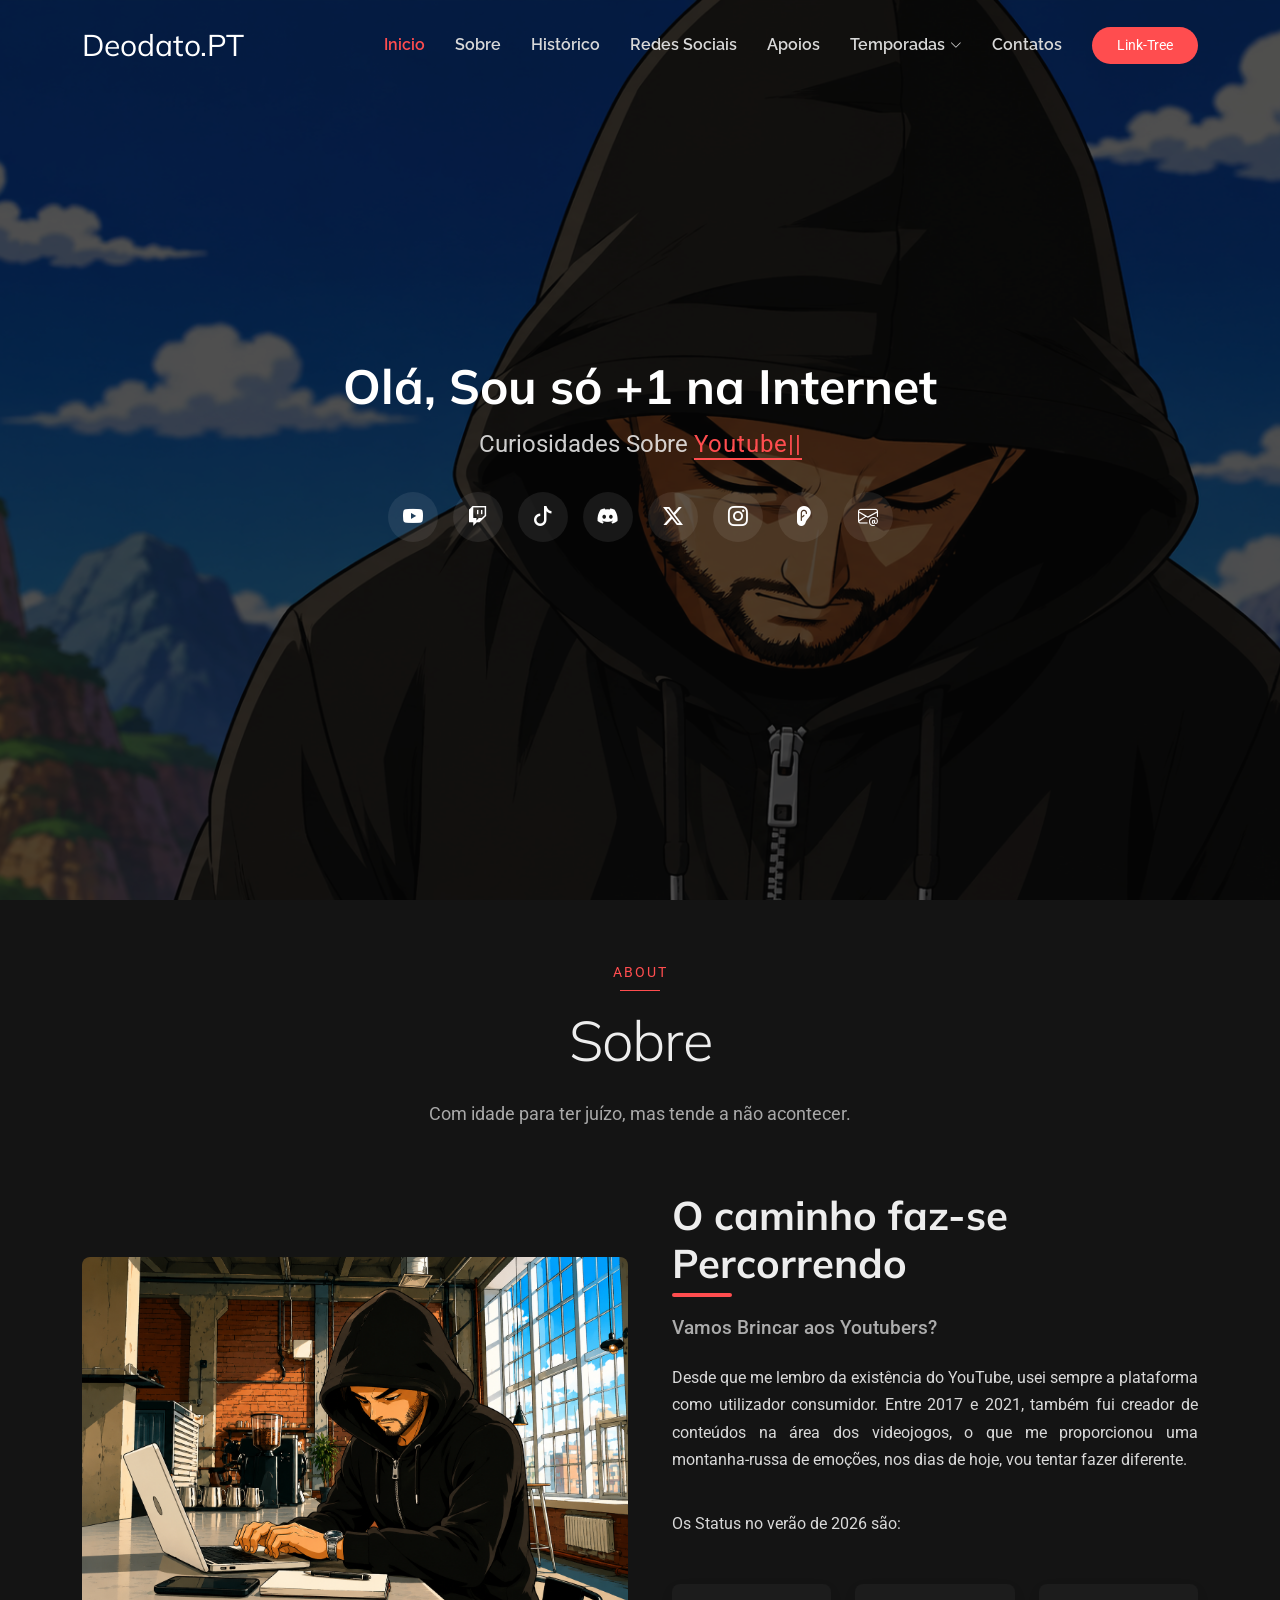
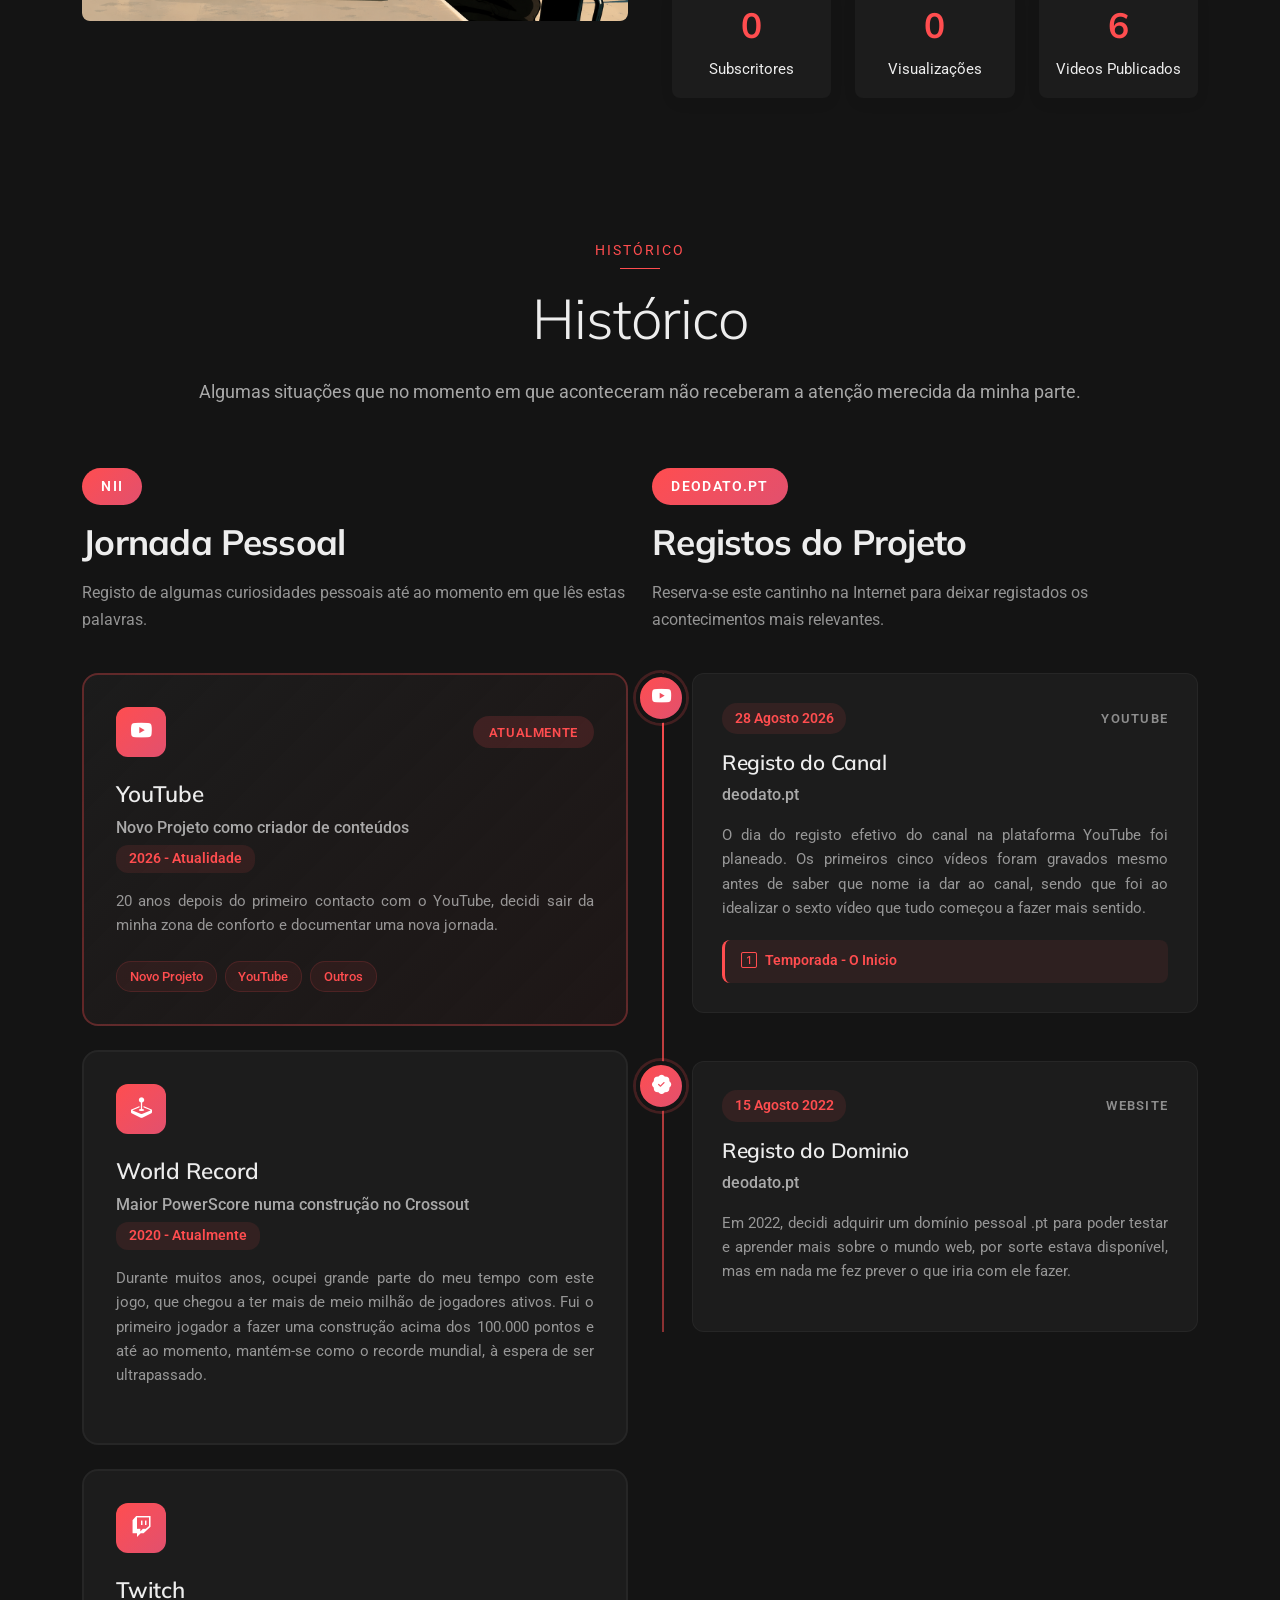
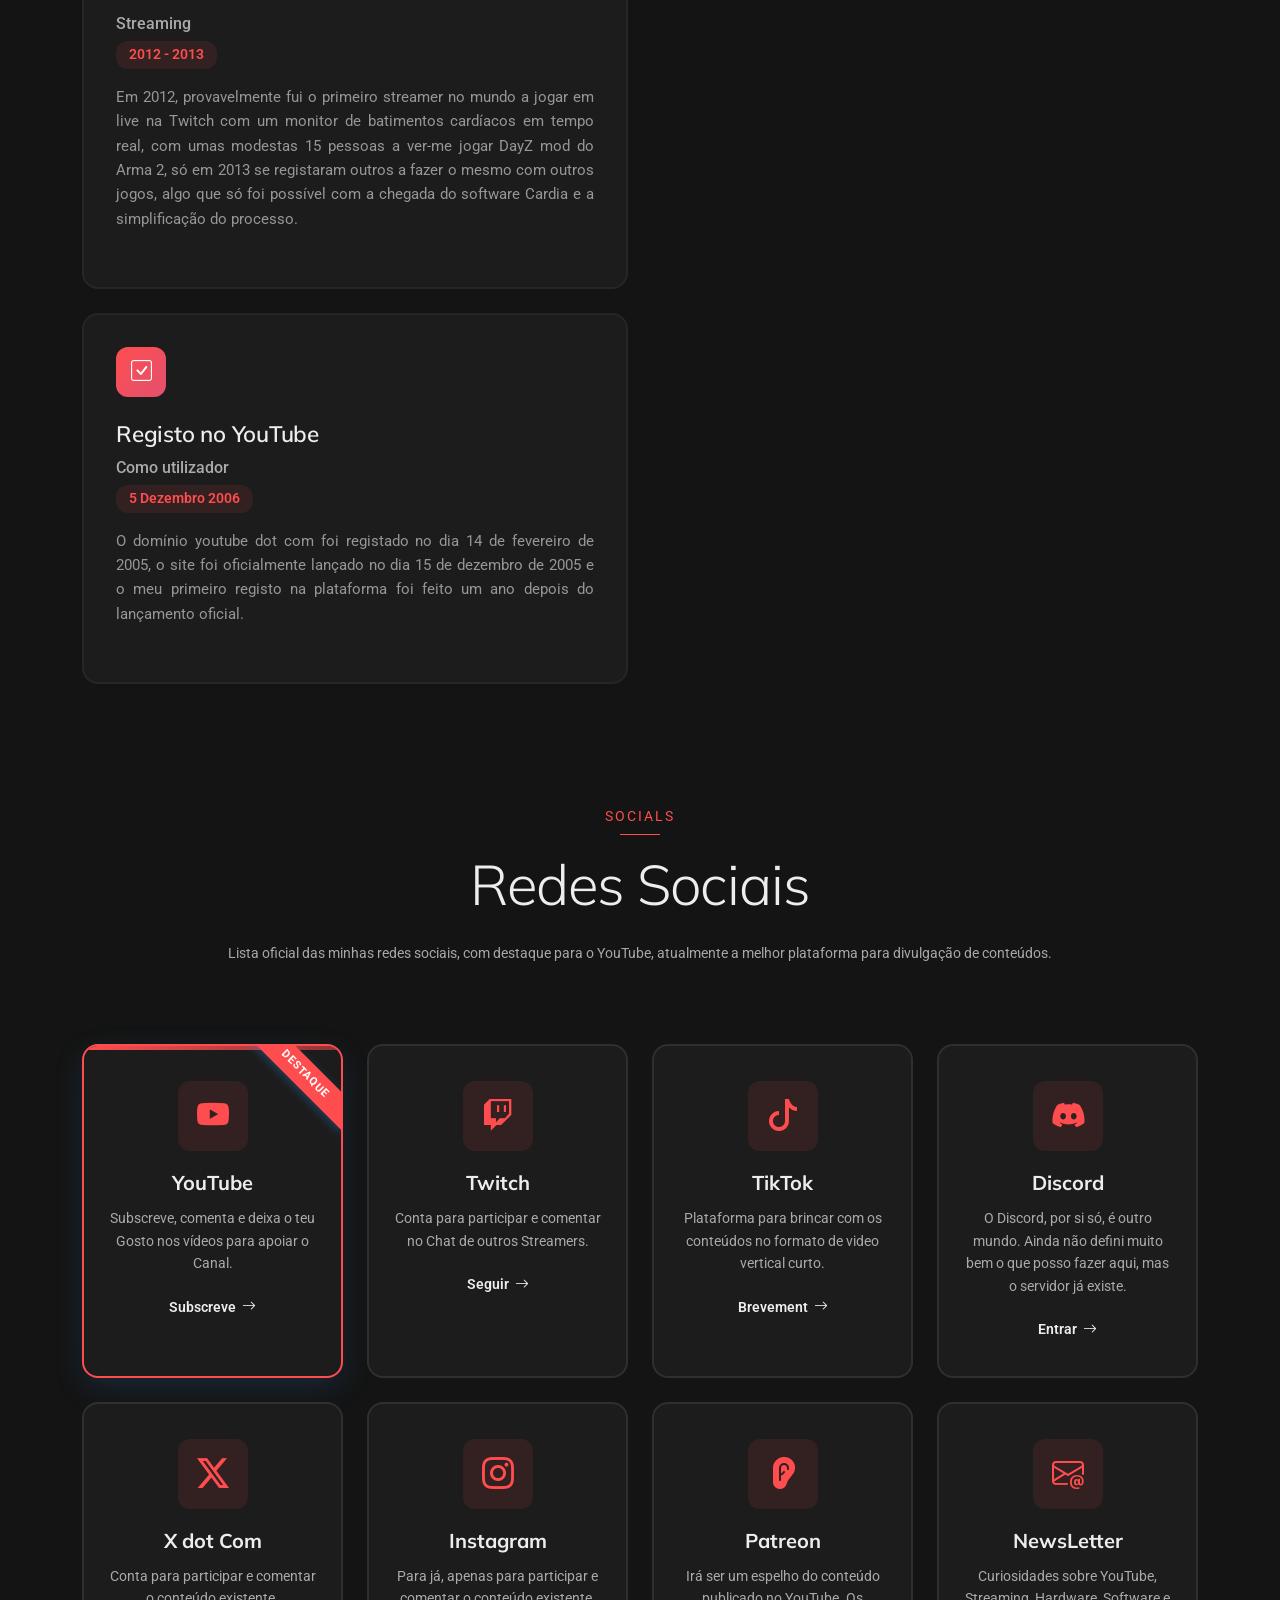
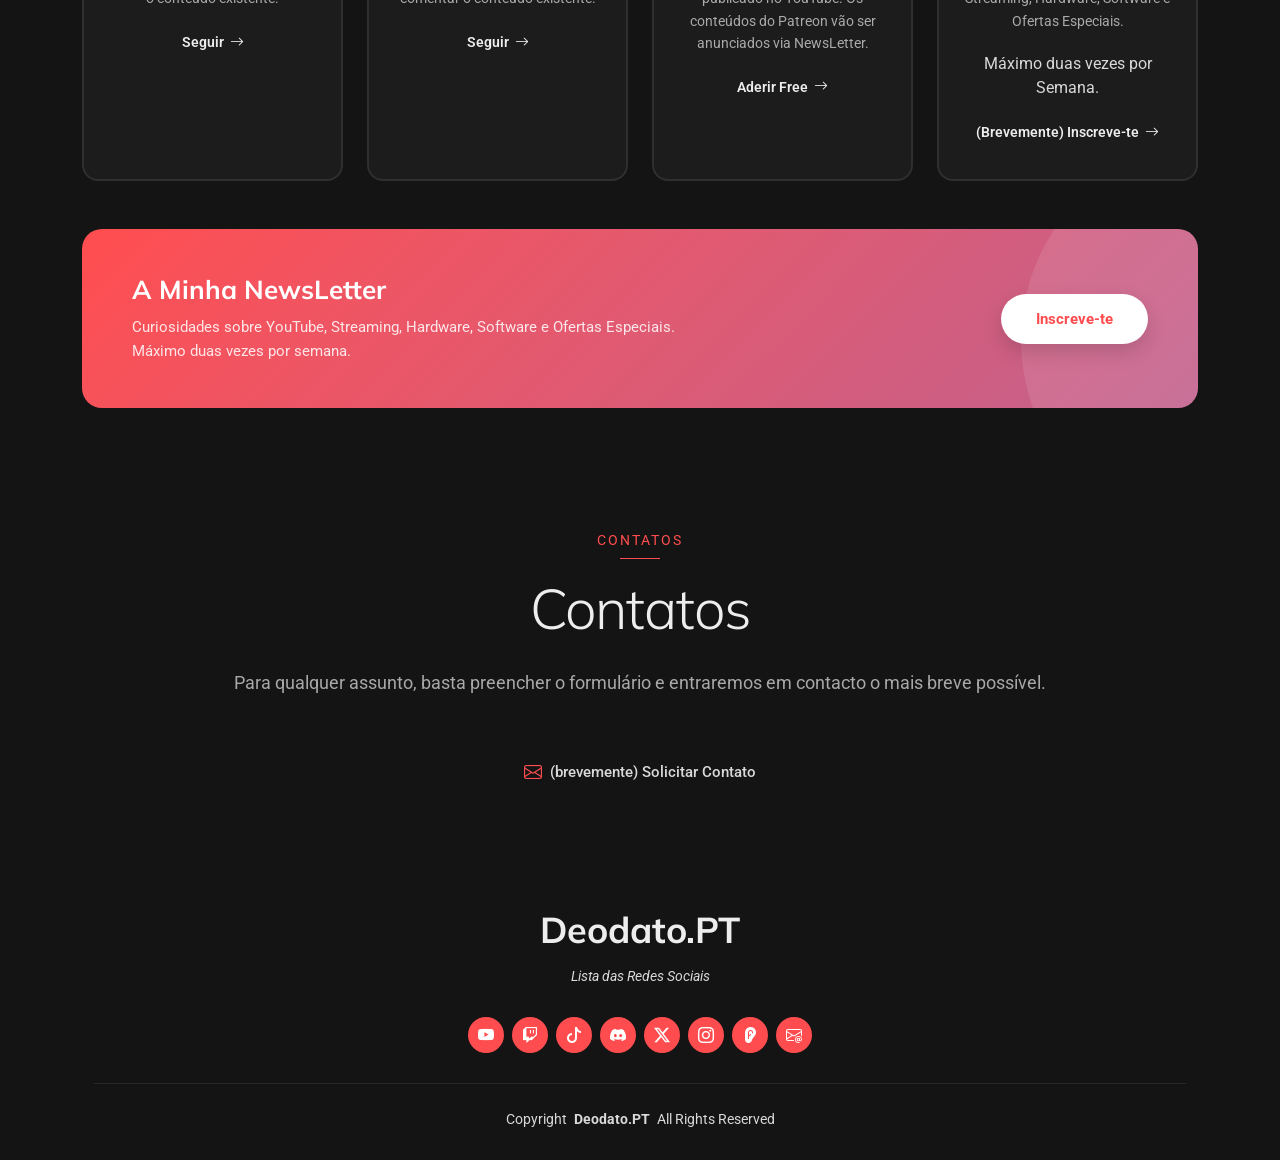
<file: index.html>
<!DOCTYPE html>
<html lang="en">

<head>
  <meta charset="utf-8">
  <meta content="width=device-width, initial-scale=1.0" name="viewport">
  <title>Index - deodatopt</title>
  <meta name="description" content="">
  <meta name="keywords" content="">

  <!-- Favicons -->
  <link href="assets/img/uploads/favicon.png" rel="icon">
  <link href="assets/img/uploads/apple-touch-icon.png" rel="apple-touch-icon">

  <!-- Fonts -->
  <link href="https://fonts.googleapis.com" rel="preconnect">
  <link href="https://fonts.gstatic.com" rel="preconnect" crossorigin>
  <link href="https://fonts.googleapis.com/css2?family=Roboto:ital,wght@0,100;0,300;0,400;0,500;0,700;0,900;1,100;1,300;1,400;1,500;1,700;1,900&family=Raleway:ital,wght@0,100;0,200;0,300;0,400;0,500;0,600;0,700;0,800;0,900;1,100;1,200;1,300;1,400;1,500;1,600;1,700;1,800;1,900&family=Mulish:ital,wght@0,200;0,300;0,400;0,500;0,600;0,700;0,800;0,900;1,200;1,300;1,400;1,500;1,600;1,700;1,800;1,900&display=swap" rel="stylesheet">

  <!-- Vendor CSS Files -->
  <link href="assets/vendor/bootstrap/css/bootstrap.min.css" rel="stylesheet">
  <link href="assets/vendor/bootstrap-icons/bootstrap-icons.css" rel="stylesheet">
  <link href="assets/vendor/aos/aos.css" rel="stylesheet">
  <link href="assets/vendor/glightbox/css/glightbox.min.css" rel="stylesheet">

  <!-- Main CSS File -->
  <link href="assets/css/main.css" rel="stylesheet">

</head>

<body class="index-page">

  <header id="header" class="header d-flex align-items-center fixed-top">
    <div class="container-fluid container-xl position-relative d-flex align-items-center">

      <a href="index.html" class="logo d-flex align-items-center me-auto">
        <!-- Uncomment the line below if you also wish to use an image logo -->
        <!-- <img src="assets/img/logo.webp" alt=""> -->
        <h1 class="sitename">Deodato.PT</h1>
      </a>

      <nav id="navmenu" class="navmenu">
        <ul>
          <li><a href="index.html#hero" class="active">Inicio</a></li>
          <li><a href="index.html#about">Sobre</a></li>
          <li><a href="index.html#resume">Histórico</a></li>
          <li><a href="index.html#services">Redes Sociais</a></li>
          <li><a href="apoios.html">Apoios</a></li>
          <li class="dropdown"><a href="temporadas.html"><span>Temporadas</span> <i class="bi bi-chevron-down toggle-dropdown"></i></a>
            <ul>
              <li><a href="temporada01.html">Temporada 1</a></li>

            </ul>
          </li>
          <li><a href="index.html#contact">Contatos</a></li>

        </ul>
        <i class="mobile-nav-toggle d-xl-none bi bi-list"></i>
      </nav>

      <a class="btn-getstarted" href="linktree.html">Link-Tree</a>

    </div>
  </header>

  <main class="main">

    <!-- Hero Section -->
    <section id="hero" class="hero section dark-background">

      <img src="assets/img/uploads/Nii.png" alt="" data-aos="fade-in" class="">

      <div class="container" data-aos="fade-up" data-aos-delay="100">
        <div class="row justify-content-center">
          <div class="col-lg-8 text-center">
            <h2>Olá, Sou só +1 na Internet</h2>
            <p>Curiosidades Sobre <span class="typed" data-typed-items="Youtube,Streaming,Hardware,Software,VideoJogos"></span><span class="typed-cursor" aria-hidden="true">|</span><span class="typed-cursor" aria-hidden="true"></span></p>
            <div class="social-links">
              <a href="https://www.youtube.com/@deodatopt" target="_blank"><i class="bi bi-youtube"></i></a>
              <a href="https://www.twitch.tv/deodatopt" target="_blank"><i class="bi bi-twitch"></i></a>
              <a href="https://www.tiktok.com/@deodatopt" target="_blank"><i class="bi bi-tiktok"></i></a>
              <a href="https://discord.gg/cSDtBxfF9k" target="_blank"><i class="bi bi-discord"></i></a>
              <a href="https://x.com/DeodatoPT" target="_blank"><i class="bi bi-twitter-x"></i></a>
              <!-- <a href="#"><i class="bi bi-facebook"></i></a> -->
              <a href="https://www.instagram.com/deodatopt/" target="_blank"><i class="bi bi-instagram"></i></a>
              <a href="https://www.patreon.com/cw/deodatopt" target="_blank"><i class="bi bi-ear-fill"></i></a>
              <a href="#" target="_blank"><i class="bi bi-envelope-at"></i></a>
            </div>
          </div>
        </div>
      </div>

    </section><!-- /Hero Section -->

    <!-- About Section -->
    <section id="about" class="about section">

      <!-- Section Title -->
      <div class="container section-title" data-aos="fade-up">
        <span class="subtitle">About</span>
        <h2>Sobre</h2>
        <p>Com idade para ter juízo, mas tende a não acontecer.</p>
      </div><!-- End Section Title -->

      <div class="container" data-aos="fade-up" data-aos-delay="100">

        <div class="row align-items-center">
          <div class="col-lg-6" data-aos="fade-right" data-aos-delay="200">
            <div class="about-image">
              <img src="assets/img/uploads/Nii4work.png" alt="About Us" class="img-fluid rounded shadow" loading="lazy">
            </div>
          </div>
          <div class="col-lg-6" data-aos="fade-left" data-aos-delay="300">
            <div class="about-content">
              <h2>O caminho faz-se Percorrendo</h2>
              <p class="lead">Vamos Brincar aos Youtubers?</p>
              <p style="text-align: justify;">Desde que me lembro da existência do YouTube, usei sempre a plataforma como utilizador consumidor. Entre 2017 e 2021, também fui creador de conteúdos na área dos videojogos, o que me proporcionou uma montanha-russa de emoções, nos dias de hoje, vou tentar fazer diferente.</p>
              <div><br></div>
              <div>Os Status no verão de 2026 são:</div>
              <p></p>

              <div class="row stats-row mt-5">
                <div class="col-6 col-md-4" data-aos="zoom-in" data-aos-delay="400">
                  <div class="stat-item">
                    <span class="stat-number">0</span>
                    <p class="stat-text">Subscritores</p>
                  </div>
                </div>
                <div class="col-6 col-md-4" data-aos="zoom-in" data-aos-delay="500">
                  <div class="stat-item">
                    <span class="stat-number">0</span>
                    <p class="stat-text">Visualizações</p>
                  </div>
                </div>
                <div class="col-6 col-md-4" data-aos="zoom-in" data-aos-delay="600">
                  <div class="stat-item">
                    <span class="stat-number">6</span>
                    <p class="stat-text">Videos Publicados</p>
                  </div>
                </div>
              </div>

            </div>
          </div>
        </div>

      </div>

    </section><!-- /About Section -->

    <!-- Resume Section -->
    <section id="resume" class="resume section">

      <!-- Section Title -->
      <div class="container section-title" data-aos="fade-up">
        <span class="subtitle">histórico</span>
        <h2>Histórico</h2>
        <p>Algumas situações que no momento em que aconteceram não receberam a atenção merecida da minha parte.</p>
      </div><!-- End Section Title -->

      <div class="container" data-aos="fade-up" data-aos-delay="100">

        <div class="row gy-5">
          <div class="col-lg-6">
            <div class="experience-section">
              <div class="section-header" data-aos="fade-right" data-aos-delay="200">
                <div class="header-content">
                  <span class="section-badge">nii</span>
                  <h2>Jornada Pessoal</h2>
                  <p>Registo de algumas curiosidades pessoais até ao momento em que lês estas palavras.</p>
                </div>
              </div>

              <div class="experience-cards">
                <div class="exp-card featured" data-aos="zoom-in" data-aos-delay="300">
                  <div class="card-header">
                    <div class="company-logo">
                      <i class="bi bi-youtube"></i>
                    </div>
                    <div class="period-badge">Atualmente</div>
                  </div>
                  <div class="card-body">
                    <h3>YouTube</h3>
                    <p class="company-name">Novo Projeto como criador de conteúdos</p>
                    <span class="duration">2026 - Atualidade</span>
                    <p class="description" style="text-align: justify;">20 anos depois do primeiro contacto com o YouTube, decidi sair da minha zona de conforto e documentar uma nova jornada.</p>
                    <div class="skills-tags">
                      <span class="skill-tag">Novo Projeto</span>
                      <span class="skill-tag">YouTube</span>
                      <span class="skill-tag">Outros</span>
                    </div>
                  </div>
                </div>

                <div class="exp-card" data-aos="zoom-in" data-aos-delay="350">
                  <div class="card-header">
                    <div class="company-logo">
                      <i class="bi bi-joystick"></i>
                    </div>
                  </div>
                  <div class="card-body">
                    <h3>World Record</h3>
                    <p class="company-name">Maior PowerScore numa construção no Crossout</p>
                    <span class="duration">2020 - Atualmente</span>
                    <p class="description" style="text-align: justify;">Durante muitos anos, ocupei grande parte do meu tempo com este jogo, que chegou a ter mais de meio milhão de jogadores ativos. Fui o primeiro jogador a fazer uma construção acima dos 100.000 pontos e até ao momento, mantém-se como o recorde mundial, à espera de ser ultrapassado.</p>
                  </div>
                </div>

                <div class="exp-card" data-aos="zoom-in" data-aos-delay="350">
                  <div class="card-header">
                    <div class="company-logo">
                      <i class="bi bi-twitch"></i>
                    </div>
                  </div>
                  <div class="card-body">
                    <h3>Twitch</h3>
                    <p class="company-name">Streaming</p>
                    <span class="duration">2012 - 2013</span>
                    <p class="description" style="text-align: justify;">Em 2012, provavelmente fui o primeiro streamer no mundo a jogar em live na Twitch com um monitor de batimentos cardíacos em tempo real, com umas modestas 15 pessoas a ver-me jogar DayZ mod do Arma 2, só em 2013 se registaram outros a fazer o mesmo com outros jogos, algo que só foi possível com a chegada do software Cardia e a simplificação do processo.</p>
                  </div>
                </div>

                <div class="exp-card" data-aos="zoom-in" data-aos-delay="400">
                  <div class="card-header">
                    <div class="company-logo">
                      <i class="bi bi-check-square"></i>
                    </div>
                  </div>
                  <div class="card-body">
                    <h3>Registo no YouTube</h3>
                    <p class="company-name">Como utilizador</p>
                    <span class="duration">5 Dezembro 2006</span>
                    <p class="description" style="text-align: justify;">O domínio youtube dot com foi registado no dia 14 de fevereiro de 2005, o site foi oficialmente lançado no dia 15 de dezembro de 2005 e o meu primeiro registo na plataforma foi feito um ano depois do lançamento oficial.</p>
                  </div>
                </div>
              </div>
            </div>
          </div>

          <div class="col-lg-6">
            <div class="education-section">
              <div class="section-header" data-aos="fade-left" data-aos-delay="200">
                <div class="header-content">
                  <span class="section-badge">deodato.pt</span>
                  <h2>Registos do Projeto</h2>
                  <p>Reserva-se este cantinho na Internet para deixar registados os acontecimentos mais relevantes.</p>
                </div>
              </div>

              <div class="education-timeline" data-aos="fade-left" data-aos-delay="300">
                <div class="timeline-track">
                  <div class="timeline-item">
                    <div class="timeline-marker">
                      <i class="bi bi-youtube"></i>
                    </div>
                    <div class="timeline-content">
                      <div class="education-meta">
                        <span class="year-range">28 Agosto 2026</span>
                        <span class="degree-level">youtube</span>
                      </div>
                      <h4>Registo do Canal</h4>
                      <p class="institution">deodato.pt</p>
                      <p class="description" style="text-align: justify;">O dia do registo efetivo do canal na plataforma YouTube foi planeado. Os primeiros cinco vídeos foram gravados mesmo antes de saber que nome ia dar ao canal, sendo que foi ao idealizar o sexto vídeo que tudo começou a fazer mais sentido.</p>
                      <a href="temporada01.html" class="achievement-link">
                        <div class="achievement">
                          <i class="bi bi-1-square"></i>
                          <span>Temporada - O Inicio</span>
                        </div>
                      </a>
                    </div>
                  </div>

                  <!--
              <div class="timeline-item">
                <div class="timeline-marker">
                  <i class="bi bi-book"></i>
                </div>
                <div class="timeline-content">
                  <div class="education-meta">
                    <span class="year-range">2011 - 2015</span>
                    <span class="degree-level">Bachelor</span>
                  </div>
                  <h4>Bachelor of Fine Arts</h4>
                  <p class="institution">Creative Arts University</p>
                  <p class="description" style="text-align: justify;">Duis aute irure dolor in reprehenderit in voluptate velit esse cillum dolore eu fugiat nulla pariatur.</p>
                </div>
              </div>

              <div class="timeline-item">
                <div class="timeline-marker">
                  <i class="bi bi-patch-check-fill"></i>
                </div>
                <div class="timeline-content">
                  <div class="education-meta">
                    <span class="year-range">2016 - 2023</span>
                    <span class="degree-level">Certificates</span>
                  </div>
                  <h4>Professional Certifications</h4>
                  <div class="certifications-list">
                    <div class="cert-item">
                      <span class="cert-name">Advanced UX Research</span>
                      <span class="cert-year">2023</span>
                    </div>
                    <div class="cert-item">
                      <span class="cert-name">Design Leadership</span>
                      <span class="cert-year">2022</span>
                    </div>
                    <div class="cert-item">
                      <span class="cert-name">Digital Strategy</span>
                      <span class="cert-year">2021</span>
                    </div>
                  </div>
                </div>
              </div>

             <div class="timeline-item">
                <div class="timeline-marker">
                  <i class="bi bi-patch-check-fill"></i>
                </div>
                <div class="timeline-content">
                  <div class="education-meta">
                    <span class="year-range">28 Agosto 2026</span>
                    <span class="degree-level">youtube</span>
                  </div>
                  <h4>Registo do Canal</h4>
                  <p class="institution">deodato.pt</p>
                  <p class="description" style="text-align: justify;">O dia do registo efectivo do canal na plataforma YouTube foi planeado, os primeiros cinco videos foram gravados mesmo antes de saber que nome ia dar ao canal, sendo foi ao idealizar o sexto video que tudo começou a fazer mais sentido</p>
                </div>
              </div>

               -->

                  <div class="timeline-item">
                    <div class="timeline-marker">
                      <i class="bi bi-patch-check-fill"></i>
                    </div>
                    <div class="timeline-content">
                      <div class="education-meta">
                        <span class="year-range">15 Agosto 2022</span>
                        <span class="degree-level">Website</span>
                      </div>
                      <h4>Registo do Dominio</h4>
                      <p class="institution">deodato.pt</p>
                      <p class="description" style="text-align: justify;">Em 2022, decidi adquirir um domínio pessoal .pt para poder testar e aprender mais sobre o mundo web, por sorte estava disponível, mas em nada me fez prever o que iria com ele fazer.</p>
                    </div>
                  </div>

                </div>
              </div>
            </div>
          </div>
        </div>

      </div>

    </section><!-- /Resume Section -->

    <!-- Services Section -->
    <section id="services" class="services section">

      <!-- Section Title -->
      <div class="container section-title" data-aos="fade-up">
        <span class="subtitle">Socials</span>
        <h2>Redes Sociais</h2>
        <p>Lista oficial das minhas redes sociais, com destaque para o YouTube, atualmente a melhor plataforma para divulgação de conteúdos.</p>
      </div><!-- End Section Title -->

      <div class="container" data-aos="fade-up" data-aos-delay="100">

        <div class="row gy-4">
          <div class="col-lg-3 col-md-6" data-aos="zoom-in" data-aos-delay="100">
            <div class="service-item featured">
              <div class="featured-tag">Destaque</div>
              <div class="icon-wrapper">
                <i class="bi bi-youtube"></i>
              </div>
              <h4>YouTube</h4>
              <p>Subscreve, comenta e deixa o teu Gosto nos vídeos para apoiar o Canal.</p>
              <a href="https://www.youtube.com/@deodatopt" target="_blank" class="read-more">
                <span>Subscreve</span>
                <i class="bi bi-arrow-right"></i>
              </a>
            </div>
          </div>

          <div class="col-lg-3 col-md-6" data-aos="zoom-in" data-aos-delay="200">
            <div class="service-item">
              <div class="icon-wrapper">
                <i class="bi bi-twitch"></i>
              </div>
              <h4>Twitch</h4>
              <p>Conta para participar e comentar no Chat de outros Streamers.</p>
              <a href="https://www.twitch.tv/deodatopt" target="_blank" class="read-more">
                <span>Seguir</span>
                <i class="bi bi-arrow-right"></i>
              </a>
            </div>
          </div>

          <div class="col-lg-3 col-md-6" data-aos="zoom-in" data-aos-delay="300">
            <div class="service-item">
              <div class="icon-wrapper">
                <i class="bi bi-tiktok"></i>
              </div>
              <h4>TikTok</h4>
              <p>Plataforma para brincar com os conteúdos no formato de video vertical curto.</p>
              <a href="https://www.tiktok.com/@deodatopt" target="_blank" class="read-more">
                <span>Brevement</span>
                <i class="bi bi-arrow-right"></i>
              </a>
            </div>
          </div>

          <div class="col-lg-3 col-md-6" data-aos="zoom-in" data-aos-delay="400">
            <div class="service-item">
              <div class="icon-wrapper">
                <i class="bi bi-discord"></i>
              </div>
              <h4>Discord</h4>
              <p>O Discord, por si só, é outro mundo. Ainda não defini muito bem o que posso fazer aqui, mas o servidor já existe.</p>
              <a href="https://discord.gg/cSDtBxfF9k" target="_blank" class="read-more">
                <span>Entrar</span>
                <i class="bi bi-arrow-right"></i>
              </a>
            </div>
          </div>

          <div class="col-lg-3 col-md-6" data-aos="zoom-in" data-aos-delay="100">
            <div class="service-item">
              <div class="icon-wrapper">
                <i class="bi bi-twitter-x"></i>
              </div>
              <h4>X dot Com</h4>
              <p>Conta para participar e comentar o conteúdo existente.</p>
              <a href="https://x.com/DeodatoPT" target="_blank" class="read-more">
                <span>Seguir</span>
                <i class="bi bi-arrow-right"></i>
              </a>
            </div>
          </div>

          <div class="col-lg-3 col-md-6" data-aos="zoom-in" data-aos-delay="200">
            <div class="service-item">
              <div class="icon-wrapper">
                <i class="bi bi-instagram"></i>
              </div>
              <h4>Instagram</h4>
              <p>Para já, apenas para participar e comentar o conteúdo existente.</p>
              <a href="https://www.instagram.com/deodatopt" target="_blank" class="read-more">
                <span>Seguir</span>
                <i class="bi bi-arrow-right"></i>
              </a>
            </div>
          </div>

          <div class="col-lg-3 col-md-6" data-aos="zoom-in" data-aos-delay="300">
            <div class="service-item">
              <div class="icon-wrapper">
                <i class="bi bi-ear-fill"></i>
              </div>
              <h4>Patreon</h4>
              <p>Irá ser um espelho do conteúdo publicado no YouTube. Os conteúdos do Patreon vão ser anunciados via NewsLetter.</p>
              <a href="https://www.patreon.com/cw/deodatopt" target="_blank" class="read-more">
                <span>Aderir Free</span>
                <i class="bi bi-arrow-right"></i>
              </a>
            </div>
          </div>

          <div class="col-lg-3 col-md-6" data-aos="zoom-in" data-aos-delay="400">
            <div class="service-item">
              <div class="icon-wrapper">
                <i class="bi bi-envelope-at"></i>
              </div>
              <h4>NewsLetter</h4>
              <p>Curiosidades sobre YouTube, Streaming, Hardware, Software e Ofertas Especiais.</p>
              <div>Máximo duas vezes por Semana.</div>
              <p></p>
              <a href="service-details.html" class="read-more">
                <span>(Brevemente) Inscreve-te</span>
                <i class="bi bi-arrow-right"></i>
              </a>
            </div>
          </div>

        </div>

        <div class="row mt-5">
          <div class="col-12" data-aos="fade-up" data-aos-delay="200">
            <div class="cta-box">
              <div class="row align-items-center">
                <div class="col-lg-8">
                  <h3>A Minha NewsLetter</h3>
                  <p>Curiosidades sobre YouTube, Streaming, Hardware, Software e Ofertas Especiais.<br>Máximo duas vezes por semana.</p>
                </div>
                <div class="col-lg-4 text-lg-end text-center">
                  <a href="#" target="_blank" class="cta-btn">Inscreve-te</a>
                </div>
              </div>
            </div>
          </div>
        </div>

      </div>

    </section><!-- /Services Section -->

    <!-- Contact Section -->
    <section id="contact" class="contact section">

      <!-- Section Title -->
      <div class="container section-title" data-aos="fade-up">
        <span class="subtitle">Contatos</span>
        <h2>Contatos</h2>
        <p>Para qualquer assunto, basta preencher o formulário e entraremos em contacto o mais breve possível.</p>
      </div><!-- End Section Title -->

      <div class="container" data-aos="fade-up" data-aos-delay="100">

        <div class="row justify-content-center">
          <div class="col-lg-8">

            <div class="quick">
              <a href="#"><i class="bi bi-envelope"></i>(brevemente) Solicitar Contato</a>
            </div>

          </div>
        </div>

      </div>

    </section><!-- /Contact Section -->

  </main>

  <footer id="footer" class="footer position-relative">
    <div class="container">
      <h3 class="sitename">Deodato.PT</h3>
      <p>Lista das Redes Sociais</p>
      <div class="social-links d-flex justify-content-center">
        <a href="https://www.youtube.com/@deodatopt" target="_blank"><i class="bi bi-youtube"></i></a>
        <a href="https://www.twitch.tv/deodatopt" target="_blank"><i class="bi bi-twitch"></i></a>
        <a href="https://www.tiktok.com/@deodatopt" target="_blank"><i class="bi bi-tiktok"></i></a>
        <a href="https://discord.gg/cSDtBxfF9k" target="_blank"><i class="bi bi-discord"></i></a>
        <a href="https://x.com/DeodatoPT" target="_blank"><i class="bi bi-twitter-x"></i></a>
        <!-- <a href="#"><i class="bi bi-facebook"></i></a> -->
        <a href="https://www.instagram.com/deodatopt/" target="_blank"><i class="bi bi-instagram"></i></a>
        <a href="https://www.patreon.com/cw/deodatopt" target="_blank"><i class="bi bi-ear-fill"></i></a>
        <a href="#"><i class="bi bi-envelope-at"></i></a>
      </div>
      <div class="container">
        <div class="copyright">
          <span>Copyright</span> <strong class="px-1 sitename">Deodato.PT</strong> <span>All Rights Reserved</span>
        </div>

      </div>
    </div>
  </footer>

  <!-- Scroll Top -->
  <a href="#" id="scroll-top" class="scroll-top d-flex align-items-center justify-content-center"><i class="bi bi-arrow-up-short"></i></a>

  <!-- Preloader -->
  <div id="preloader"></div>

  <!-- Vendor JS Files -->
  <script src="assets/vendor/bootstrap/js/bootstrap.bundle.min.js"></script>
  <script src="assets/vendor/php-email-form/validate.js"></script>
  <script src="assets/vendor/aos/aos.js"></script>
  <script src="assets/vendor/typed.js/typed.umd.js"></script>
  <script src="assets/vendor/glightbox/js/glightbox.min.js"></script>
  <script src="assets/vendor/imagesloaded/imagesloaded.pkgd.min.js"></script>
  <script src="assets/vendor/isotope-layout/isotope.pkgd.min.js"></script>

  <!-- Main JS File -->
  <script src="assets/js/main.js"></script>

</body>

</html>
</file>
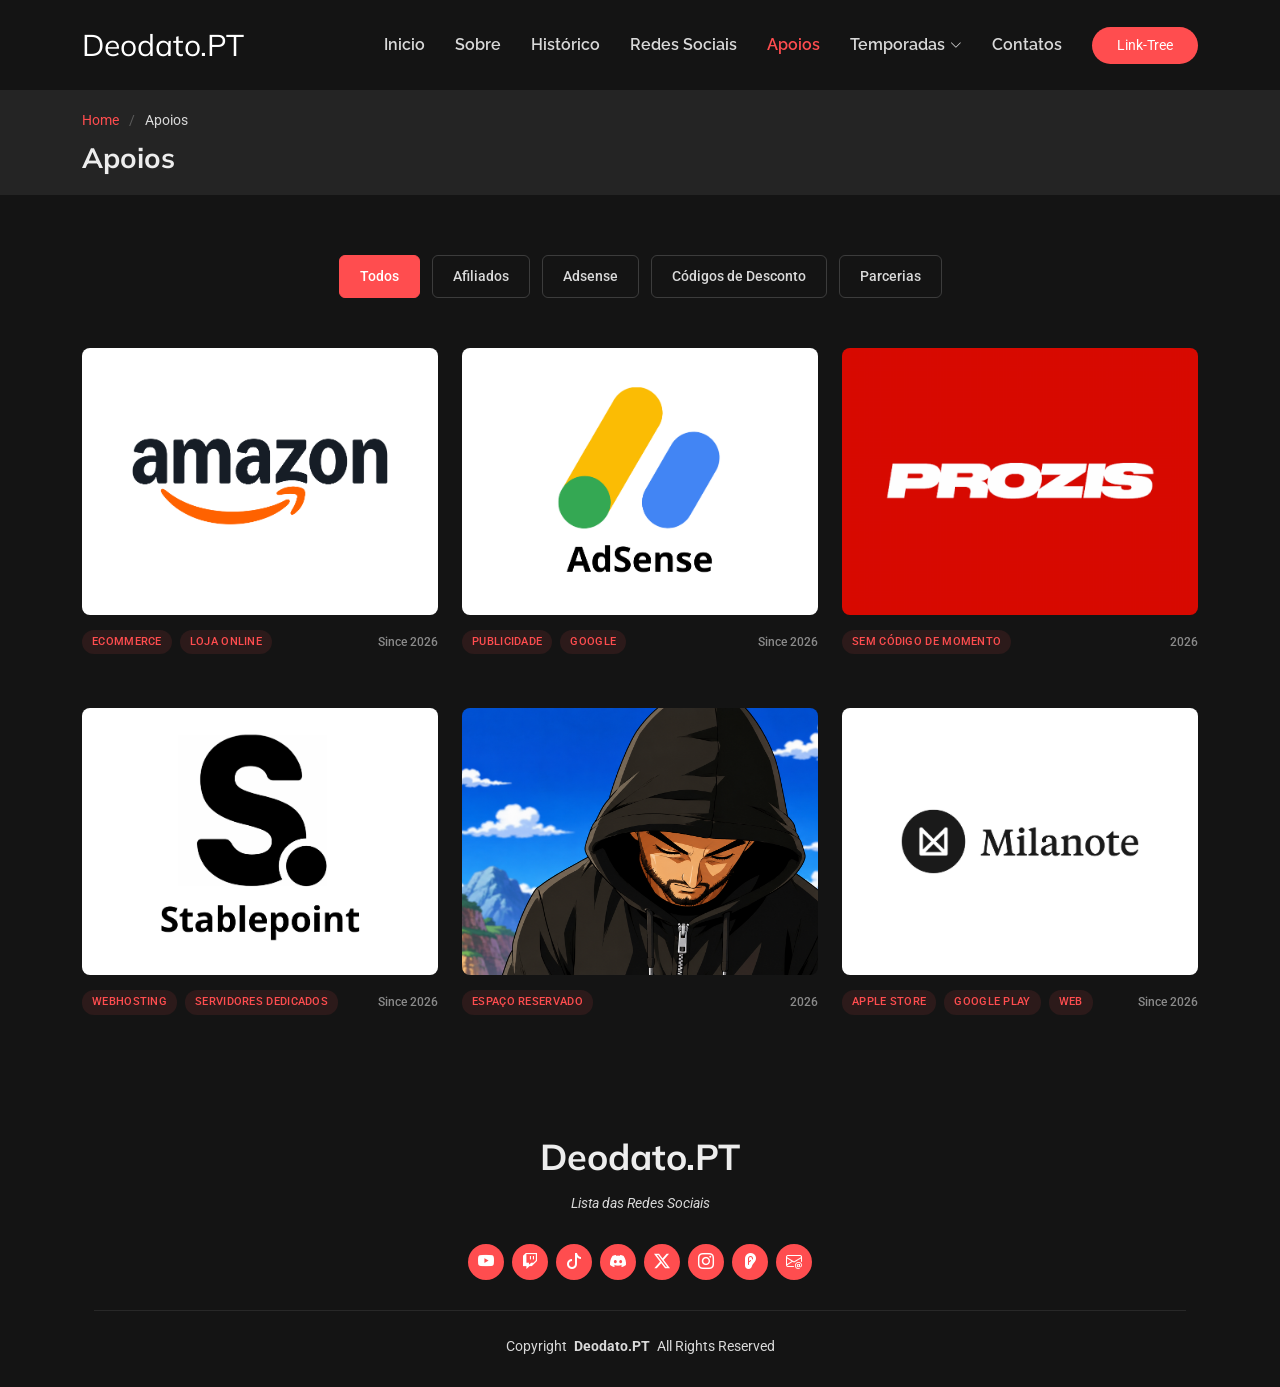
<file: apoios.html>
<!DOCTYPE html>
<html lang="en">

<head>
  <meta charset="utf-8">
  <meta content="width=device-width, initial-scale=1.0" name="viewport">
  <title>Apoios - deodatopt</title>
  <meta name="description" content="">
  <meta name="keywords" content="">

  <!-- Favicons -->
  <link href="assets/img/uploads/favicon.png" rel="icon">
  <link href="assets/img/uploads/apple-touch-icon.png" rel="apple-touch-icon">

  <!-- Fonts -->
  <link href="https://fonts.googleapis.com" rel="preconnect">
  <link href="https://fonts.gstatic.com" rel="preconnect" crossorigin>
  <link href="https://fonts.googleapis.com/css2?family=Roboto:ital,wght@0,100;0,300;0,400;0,500;0,700;0,900;1,100;1,300;1,400;1,500;1,700;1,900&family=Raleway:ital,wght@0,100;0,200;0,300;0,400;0,500;0,600;0,700;0,800;0,900;1,100;1,200;1,300;1,400;1,500;1,600;1,700;1,800;1,900&family=Mulish:ital,wght@0,200;0,300;0,400;0,500;0,600;0,700;0,800;0,900;1,200;1,300;1,400;1,500;1,600;1,700;1,800;1,900&display=swap" rel="stylesheet">

  <!-- Vendor CSS Files -->
  <link href="assets/vendor/bootstrap/css/bootstrap.min.css" rel="stylesheet">
  <link href="assets/vendor/bootstrap-icons/bootstrap-icons.css" rel="stylesheet">
  <link href="assets/vendor/aos/aos.css" rel="stylesheet">
  <link href="assets/vendor/glightbox/css/glightbox.min.css" rel="stylesheet">

  <!-- Main CSS File -->
  <link href="assets/css/main.css" rel="stylesheet">

</head>

<body class="apoios-page">

  <header id="header" class="header d-flex align-items-center sticky-top">
    <div class="container-fluid container-xl position-relative d-flex align-items-center">

      <a href="index.html" class="logo d-flex align-items-center me-auto">
        <!-- Uncomment the line below if you also wish to use an image logo -->
        <!-- <img src="assets/img/logo.webp" alt=""> -->
        <h1 class="sitename">Deodato.PT</h1>
      </a>

      <nav id="navmenu" class="navmenu">
        <ul>
          <li><a href="index.html#hero">Inicio</a></li>
          <li><a href="index.html#about">Sobre</a></li>
          <li><a href="index.html#resume">Histórico</a></li>
          <li><a href="index.html#services">Redes Sociais</a></li>
          <li><a href="apoios.html" class="active">Apoios</a></li>
          <li class="dropdown"><a href="temporadas.html"><span>Temporadas</span> <i class="bi bi-chevron-down toggle-dropdown"></i></a>
            <ul>
              <li><a href="temporada01.html">Temporada 1</a></li>

            </ul>
          </li>
          <li><a href="index.html#contact">Contatos</a></li>

        </ul>
        <i class="mobile-nav-toggle d-xl-none bi bi-list"></i>
      </nav>

      <a class="btn-getstarted" href="linktree.html">Link-Tree</a>

    </div>
  </header>

  <main class="main">

    <!-- Page Title -->
    <div class="page-title light-background">
      <div class="container">
        <nav class="breadcrumbs">
          <ol>
            <li><a href="index.html">Home</a></li>
            <li class="current">Apoios</li>
          </ol>
        </nav>
        <h1>Apoios</h1>
      </div>
    </div><!-- End Page Title -->

    <!-- Apoios Section -->
    <section id="apoios" class="apoios section">

      <div class="container" data-aos="fade-up" data-aos-delay="100">

        <div class="isotope-layout" data-default-filter="*" data-layout="masonry" data-sort="original-order">
          <ul class="portfolio-filters isotope-filters" data-aos="fade-up" data-aos-delay="200">
            <li data-filter="*" class="filter-active">Todos</li>
            <li data-filter=".filter-afiliados">Afiliados</li>
            <li data-filter=".filter-adsense">Adsense</li>
            <li data-filter=".filter-codigos">Códigos de Desconto</li>
            <li data-filter=".filter-parcerias">Parcerias</li>
            <!--<li data-filter=".filter-creative">Afiliados</li>-->
            <!--<li data-filter=".filter-digital">Adsense</li>-->
            <!--<li data-filter=".filter-strategy">Códigos de Desconto</li>-->
            <!--<li data-filter=".filter-development" class="filter-active">Parcerias</li>-->
          </ul>

          <div class="row gy-4 isotope-container" data-aos="fade-up" data-aos-delay="300" style="position: relative; height: 811px;">
            <div class="col-lg-4 col-md-6 portfolio-item isotope-item filter-afiliados" style="position: absolute; left: 0px; top: 0px;">
              <div class="portfolio-card">
                <div class="portfolio-image-container">
                  <img src="assets/img/uploads/amazon.png" alt="Link de Afiliado" class="img-fluid" loading="lazy">
                  <div class="portfolio-overlay">
                    <div class="portfolio-info">
                      <span class="project-category">Link de Afiliado</span>
                      <h4>Amazon</h4>
                    </div>
                    <div class="portfolio-actions">
                      <!--<a href="assets/img/portfolio/portfolio-1.webp" class="glightbox portfolio-link">
                    <i class="bi bi-plus-lg"></i>
                  </a> -->
                      <a href="#" class="portfolio-details">
                        <i class="bi bi-arrow-right"></i>
                      </a>
                    </div>
                  </div>
                </div>
                <div class="portfolio-meta">
                  <div class="project-tags">
                    <span class="tag">eCommerce</span>
                    <span class="tag">Loja Online</span>
                  </div>
                  <div class="project-year">Since 2026</div>
                </div>
              </div>
            </div>

            <div class="col-lg-4 col-md-6 portfolio-item isotope-item filter-adsense" style="position: absolute; left: 440px; top: 0px;">
              <div class="portfolio-card">
                <div class="portfolio-image-container">
                  <img src="assets/img/uploads/AdSense.png" alt="Digital Project" class="img-fluid" loading="lazy">
                  <div class="portfolio-overlay">
                    <div class="portfolio-info">
                      <span class="project-category">Publicidade</span>
                      <h4>Adsense</h4>
                    </div>
                    <div class="portfolio-actions">

                      <a href="#" class="portfolio-details">
                        <i class="bi bi-arrow-right"></i>
                      </a>
                    </div>
                  </div>
                </div>
                <div class="portfolio-meta">
                  <div class="project-tags">
                    <span class="tag">Publicidade</span>
                    <span class="tag">Google</span>
                  </div>
                  <div class="project-year">Since 2026</div>
                </div>
              </div>
            </div>

            <div class="col-lg-4 col-md-6 portfolio-item isotope-item filter-codigos" style="position: absolute; left: 880px; top: 0px;">
              <div class="portfolio-card">
                <div class="portfolio-image-container">
                  <img src="assets/img/uploads/prozis.png" alt="Strategy Project" class="img-fluid" loading="lazy">
                  <div class="portfolio-overlay">
                    <div class="portfolio-info">
                      <span class="project-category">Codigo de Desconto</span>
                      <h4>Prozis</h4>
                    </div>
                    <div class="portfolio-actions">

                      <a href="#" class="portfolio-details">
                        <i class="bi bi-arrow-right"></i>
                      </a>
                    </div>
                  </div>
                </div>
                <div class="portfolio-meta">
                  <div class="project-tags">
                    <span class="tag">Sem Código de Momento</span>
                  </div>
                  <div class="project-year">2026</div>
                </div>
              </div>
            </div>

            <div class="col-lg-4 col-md-6 portfolio-item isotope-item filter-afiliados" style="position: absolute; left: 0px; top: 405.5px;">
              <div class="portfolio-card">
                <div class="portfolio-image-container">
                  <img src="assets/img/uploads/sablepoint.png" alt="Development Project" class="img-fluid" loading="lazy" href="clients.stablepoint.com/aff/65162de1962776fe980b0f49560ccd031463ebf1">
                  <div class="portfolio-overlay">
                    <div class="portfolio-info">
                      <span class="project-category">Link de afiliado</span>
                      <h4>Stablepoint</h4>
                    </div>
                    <div class="portfolio-actions">

                      <a href="clients.stablepoint.com/aff/65162de1962776fe980b0f49560ccd031463ebf1" class="portfolio-details">
                        <i class="bi bi-arrow-right"></i>
                      </a>
                    </div>
                  </div>
                </div>
                <div class="portfolio-meta">
                  <div class="project-tags">
                    <span class="tag">WebHosting</span>
                    <span class="tag">Servidores dedicados</span>
                  </div>
                  <div class="project-year">Since 2026</div>
                </div>
              </div>
            </div>

            <div class="col-lg-4 col-md-6 portfolio-item isotope-item filter-parcerias" style="position: absolute; left: 440px; top: 405.5px;">
              <div class="portfolio-card">
                <div class="portfolio-image-container">
                  <img src="assets/img/uploads/Nii.png" alt="Creative Project" class="img-fluid" loading="lazy">
                  <div class="portfolio-overlay">
                    <div class="portfolio-info">
                      <span class="project-category">Parcerias</span>
                      <h4>Nenhuma Ativa</h4>
                    </div>
                    <div class="portfolio-actions">

                      <a href="#" class="portfolio-details">
                        <i class="bi bi-arrow-right"></i>
                      </a>
                    </div>
                  </div>
                </div>
                <div class="portfolio-meta">
                  <div class="project-tags">
                    <span class="tag">Espaço Reservado</span>
                  </div>
                  <div class="project-year">2026</div>
                </div>
              </div>
            </div>

            <div class="col-lg-4 col-md-6 portfolio-item isotope-item filter-afiliados" style="position: absolute; left: 880px; top: 405.5px;">
              <div class="portfolio-card">
                <div class="portfolio-image-container">
                  <img src="assets/img/uploads/milanote.png" alt="Digital Project" class="img-fluid" loading="lazy">
                  <div class="portfolio-overlay">
                    <div class="portfolio-info">
                      <span class="project-category">Link de Afiliado</span>
                      <h4>Milanote</h4>
                    </div>
                    <div class="portfolio-actions">

                      <a href="https://www.milanote.com/refer/rcFmhlTJAuyA7t0SmT" class="portfolio-details">
                        <i class="bi bi-arrow-right"></i>
                      </a>
                    </div>
                  </div>
                </div>
                <div class="portfolio-meta">
                  <div class="project-tags">
                    <span class="tag">Apple Store</span>
                    <span class="tag">Google Play</span>
                    <span class="tag">Web</span>
                  </div>
                  <div class="project-year">Since 2026</div>
                </div>
              </div>
            </div>
          </div>

        </div>

      </div>
    </section><!-- /Apoios Section -->

  </main>

  <footer id="footer" class="footer position-relative">
    <div class="container">
      <h3 class="sitename">Deodato.PT</h3>
      <p>Lista das Redes Sociais</p>
      <div class="social-links d-flex justify-content-center">
        <a href="https://www.youtube.com/@deodatopt" target="_blank"><i class="bi bi-youtube"></i></a>
        <a href="https://www.twitch.tv/deodatopt" target="_blank"><i class="bi bi-twitch"></i></a>
        <a href="https://www.tiktok.com/@deodatopt" target="_blank"><i class="bi bi-tiktok"></i></a>
        <a href="https://discord.gg/cSDtBxfF9k" target="_blank"><i class="bi bi-discord"></i></a>
        <a href="https://x.com/DeodatoPT" target="_blank"><i class="bi bi-twitter-x"></i></a>
        <!-- <a href="#"><i class="bi bi-facebook"></i></a> -->
        <a href="https://www.instagram.com/deodatopt/" target="_blank"><i class="bi bi-instagram"></i></a>
        <a href="https://www.patreon.com/cw/deodatopt" target="_blank"><i class="bi bi-ear-fill"></i></a>
        <a href="#"><i class="bi bi-envelope-at"></i></a>
      </div>
      <div class="container">
        <div class="copyright">
          <span>Copyright</span> <strong class="px-1 sitename">Deodato.PT</strong> <span>All Rights Reserved</span>
        </div>

      </div>
    </div>
  </footer>

  <!-- Scroll Top -->
  <a href="#" id="scroll-top" class="scroll-top d-flex align-items-center justify-content-center"><i class="bi bi-arrow-up-short"></i></a>

  <!-- Preloader -->
  <div id="preloader"></div>

  <!-- Vendor JS Files -->
  <script src="assets/vendor/bootstrap/js/bootstrap.bundle.min.js"></script>
  <script src="assets/vendor/php-email-form/validate.js"></script>
  <script src="assets/vendor/aos/aos.js"></script>
  <script src="assets/vendor/typed.js/typed.umd.js"></script>
  <script src="assets/vendor/glightbox/js/glightbox.min.js"></script>
  <script src="assets/vendor/imagesloaded/imagesloaded.pkgd.min.js"></script>
  <script src="assets/vendor/isotope-layout/isotope.pkgd.min.js"></script>

  <!-- Main JS File -->
  <script src="assets/js/main.js"></script>

</body>

</html>
</file>
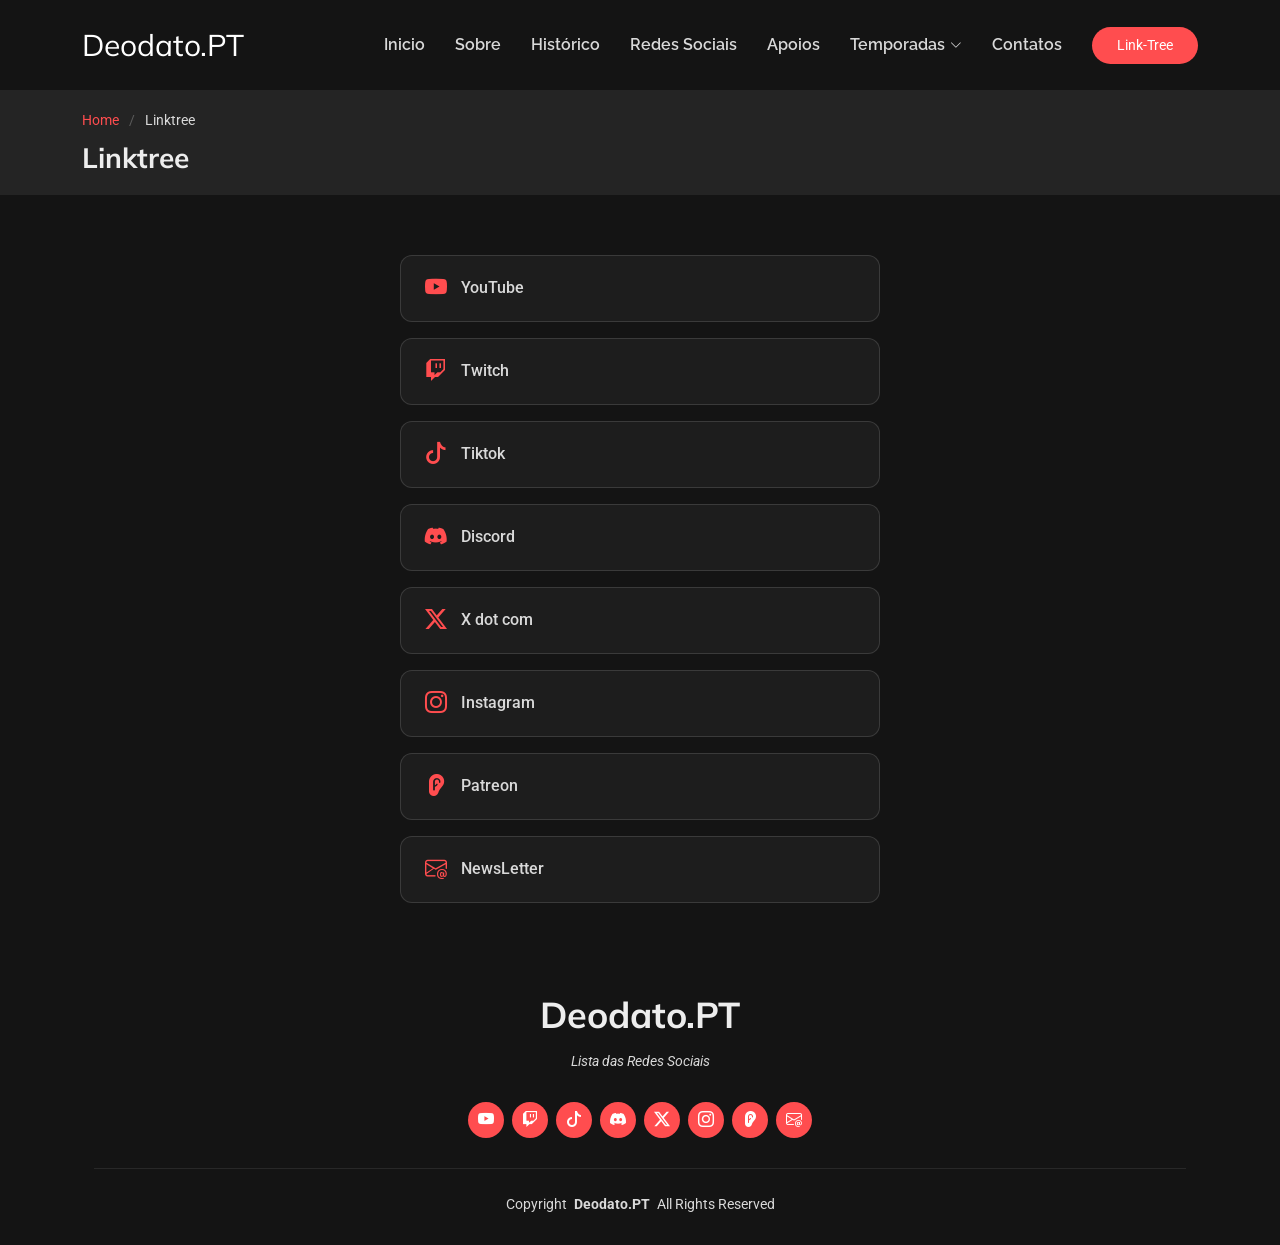
<file: linktree.html>
<!DOCTYPE html>
<html lang="en">

<head>
  <meta charset="utf-8">
  <meta content="width=device-width, initial-scale=1.0" name="viewport">
  <title>Linktree - deodatopt</title>
  <meta name="description" content="">
  <meta name="keywords" content="">

  <!-- Favicons -->
  <link href="assets/img/favicon.png" rel="icon">
  <link href="assets/img/apple-touch-icon.png" rel="apple-touch-icon">

  <!-- Fonts -->
  <link href="https://fonts.googleapis.com" rel="preconnect">
  <link href="https://fonts.gstatic.com" rel="preconnect" crossorigin>
  <link href="https://fonts.googleapis.com/css2?family=Roboto:ital,wght@0,100;0,300;0,400;0,500;0,700;0,900;1,100;1,300;1,400;1,500;1,700;1,900&family=Raleway:ital,wght@0,100;0,200;0,300;0,400;0,500;0,600;0,700;0,800;0,900;1,100;1,200;1,300;1,400;1,500;1,600;1,700;1,800;1,900&family=Mulish:ital,wght@0,200;0,300;0,400;0,500;0,600;0,700;0,800;0,900;1,200;1,300;1,400;1,500;1,600;1,700;1,800;1,900&display=swap" rel="stylesheet">

  <!-- Vendor CSS Files -->
  <link href="assets/vendor/bootstrap/css/bootstrap.min.css" rel="stylesheet">
  <link href="assets/vendor/bootstrap-icons/bootstrap-icons.css" rel="stylesheet">
  <link href="assets/vendor/aos/aos.css" rel="stylesheet">
  <link href="assets/vendor/glightbox/css/glightbox.min.css" rel="stylesheet">

  <!-- Main CSS File -->
  <link href="assets/css/main.css" rel="stylesheet">

</head>

<body class="linktree-page">

  <header id="header" class="header d-flex align-items-center sticky-top">
    <div class="container-fluid container-xl position-relative d-flex align-items-center">

      <a href="index.html" class="logo d-flex align-items-center me-auto">
        <!-- Uncomment the line below if you also wish to use an image logo -->
        <!-- <img src="assets/img/logo.webp" alt=""> -->
        <h1 class="sitename">Deodato.PT</h1>
      </a>

      <nav id="navmenu" class="navmenu">
        <ul>
          <li><a href="index.html#hero">Inicio</a></li>
          <li><a href="index.html#about">Sobre</a></li>
          <li><a href="index.html#resume">Histórico</a></li>
          <li><a href="index.html#services">Redes Sociais</a></li>
          <li><a href="apoios.html">Apoios</a></li>
          <li class="dropdown"><a href="Temporadas.html"><span>Temporadas</span> <i class="bi bi-chevron-down toggle-dropdown"></i></a>
            <ul>
              <li><a href="Temporada01.html">Temporada 1</a></li>

            </ul>
          </li>
          <li><a href="index.html#contact">Contatos</a></li>

        </ul>
        <i class="mobile-nav-toggle d-xl-none bi bi-list"></i>
      </nav>

      <a class="btn-getstarted" href="linktree.html">Link-Tree</a>

    </div>
  </header>

  <main class="main">

    <!-- Page Title -->
    <div class="page-title light-background">
      <div class="container">
        <nav class="breadcrumbs">
          <ol>
            <li><a href="index.html">Home</a></li>
            <li class="current">Linktree</li>
          </ol>
        </nav>
        <h1>Linktree</h1>
      </div>
    </div><!-- End Page Title -->

    <!-- Linktree Section -->
    <section id="linktree" class="linktree section">

      <div class="container" data-aos="fade-up" data-aos-delay="100">

        <div class="linktree-layout">

          <!-- Widget Esquerdo 
      <div class="ad-widget" data-aos="fade-up" data-aos-delay="100">
        <h5 class="ad-widget-title">Publicidade Google</h5>
        ##colar codigo google abaixo ##
      </div>-->

          <!-- Lista de Links -->
          <div class="linktree-list" data-aos="fade-up" data-aos-delay="200">

            <a href="https://www.youtube.com/@deodatopt" class="linktree-btn" data-aos="fade-up" data-aos-delay="200">
              <i class="bi bi-youtube"></i>
              <span>YouTube</span>
            </a>

            <a href="https://www.twitch.tv/deodatopt" class="linktree-btn" data-aos="fade-up" data-aos-delay="200">
              <i class="bi bi-twitch"></i>
              <span>Twitch</span>
            </a>

            <a href="https://www.tiktok.com/@deodatopt" class="linktree-btn" data-aos="fade-up" data-aos-delay="200">
              <i class="bi bi-tiktok"></i>
              <span>Tiktok</span>
            </a>

            <a href="https://discord.gg/cSDtBxfF9k" class="linktree-btn" data-aos="fade-up" data-aos-delay="100">
              <i class="bi bi-discord"></i>
              <span>Discord</span>
            </a>

            <a href="https://x.com/DeodatoPT" class="linktree-btn" data-aos="fade-up" data-aos-delay="150">
              <i class="bi bi-twitter-x"></i>
              <span>X dot com</span>
            </a>
            <!--
        <a href="#" class="linktree-btn" data-aos="fade-up" data-aos-delay="250">
          <i class="bi bi-facebook"></i>
          <span>Facebook</span>
        </a>
        -->
            <a href="https://www.instagram.com/deodatopt" class="linktree-btn" data-aos="fade-up" data-aos-delay="300">
              <i class="bi bi-instagram"></i>
              <span>Instagram</span>
            </a>

            <a href="https://www.patreon.com/cw/deodatopt" class="linktree-btn" data-aos="fade-up" data-aos-delay="200">
              <i class="bi bi-ear-fill"></i>
              <span>Patreon</span>
            </a>

            <a href="#" class="linktree-btn" data-aos="fade-up" data-aos-delay="200">
              <i class="bi bi-envelope-at"></i>
              <span>NewsLetter</span>
            </a>

          </div>

          <!-- Widget Direito 
      <div class="ad-widget" data-aos="fade-up" data-aos-delay="100">
        <h5 class="ad-widget-title">Publicidade Google</h5>
        ## colar codigo google abaixo ##
      </div> -->

        </div>

      </div>

    </section><!-- /Linktree Section -->

  </main>

  <footer id="footer" class="footer position-relative">
    <div class="container">
      <h3 class="sitename">Deodato.PT</h3>
      <p>Lista das Redes Sociais</p>
      <div class="social-links d-flex justify-content-center">
        <a href="https://www.youtube.com/@deodatopt"><i class="bi bi-youtube"></i></a>
        <a href="https://www.twitch.tv/deodatopt"><i class="bi bi-twitch"></i></a>
        <a href="https://www.tiktok.com/@deodatopt"><i class="bi bi-tiktok"></i></a>
        <a href="https://discord.gg/cSDtBxfF9k"><i class="bi bi-discord"></i></a>
        <a href="https://x.com/DeodatoPT"><i class="bi bi-twitter-x"></i></a>
        <!-- <a href="#"><i class="bi bi-facebook"></i></a> -->
        <a href="https://www.instagram.com/deodatopt/"><i class="bi bi-instagram"></i></a>
        <a href="https://www.patreon.com/cw/deodatopt"><i class="bi bi-ear-fill"></i></a>
        <a href="#"><i class="bi bi-envelope-at"></i></a>
      </div>
      <div class="container">
        <div class="copyright">
          <span>Copyright</span> <strong class="px-1 sitename">Deodato.PT</strong> <span>All Rights Reserved</span>
        </div>

      </div>
    </div>
  </footer>

  <!-- Scroll Top -->
  <a href="#" id="scroll-top" class="scroll-top d-flex align-items-center justify-content-center"><i class="bi bi-arrow-up-short"></i></a>

  <!-- Preloader -->
  <div id="preloader"></div>

  <!-- Vendor JS Files -->
  <script src="assets/vendor/bootstrap/js/bootstrap.bundle.min.js"></script>
  <script src="assets/vendor/php-email-form/validate.js"></script>
  <script src="assets/vendor/aos/aos.js"></script>
  <script src="assets/vendor/typed.js/typed.umd.js"></script>
  <script src="assets/vendor/glightbox/js/glightbox.min.js"></script>
  <script src="assets/vendor/imagesloaded/imagesloaded.pkgd.min.js"></script>
  <script src="assets/vendor/isotope-layout/isotope.pkgd.min.js"></script>

  <!-- Main JS File -->
  <script src="assets/js/main.js"></script>

</body>

</html>
</file>
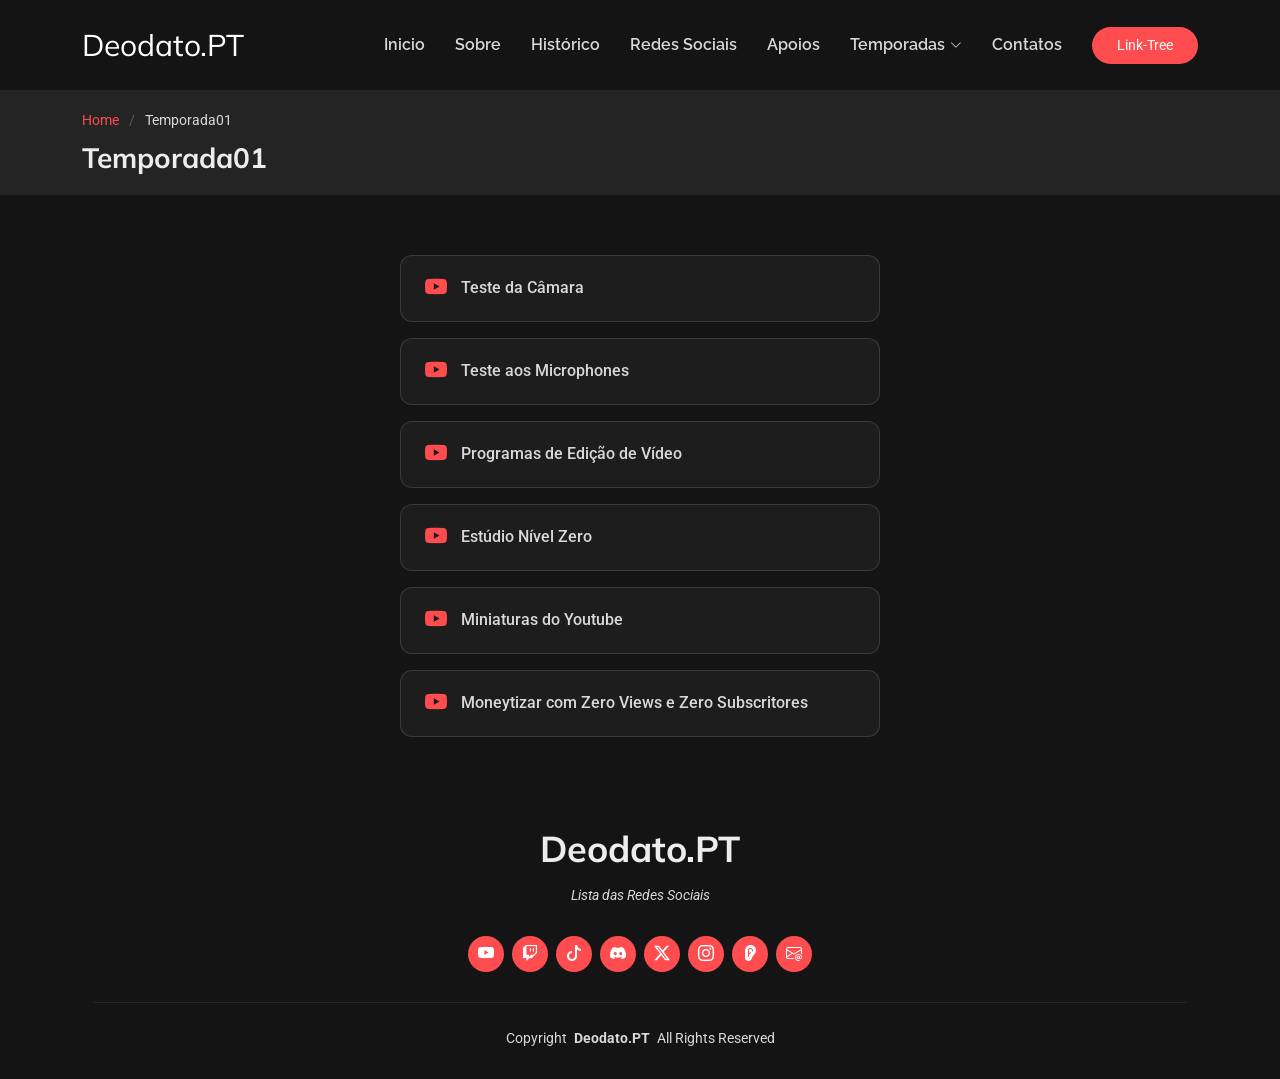
<file: temporada01.html>
<!DOCTYPE html>
<html lang="en">

<head>
  <meta charset="utf-8">
  <meta content="width=device-width, initial-scale=1.0" name="viewport">
  <title>Temporada01 - deodatopt</title>
  <meta name="description" content="">
  <meta name="keywords" content="">

  <!-- Favicons -->
  <link href="assets/img/uploads/favicon.png" rel="icon">
  <link href="assets/img/uploads/apple-touch-icon.png" rel="apple-touch-icon">

  <!-- Fonts -->
  <link href="https://fonts.googleapis.com" rel="preconnect">
  <link href="https://fonts.gstatic.com" rel="preconnect" crossorigin>
  <link href="https://fonts.googleapis.com/css2?family=Roboto:ital,wght@0,100;0,300;0,400;0,500;0,700;0,900;1,100;1,300;1,400;1,500;1,700;1,900&family=Raleway:ital,wght@0,100;0,200;0,300;0,400;0,500;0,600;0,700;0,800;0,900;1,100;1,200;1,300;1,400;1,500;1,600;1,700;1,800;1,900&family=Mulish:ital,wght@0,200;0,300;0,400;0,500;0,600;0,700;0,800;0,900;1,200;1,300;1,400;1,500;1,600;1,700;1,800;1,900&display=swap" rel="stylesheet">

  <!-- Vendor CSS Files -->
  <link href="assets/vendor/bootstrap/css/bootstrap.min.css" rel="stylesheet">
  <link href="assets/vendor/bootstrap-icons/bootstrap-icons.css" rel="stylesheet">
  <link href="assets/vendor/aos/aos.css" rel="stylesheet">
  <link href="assets/vendor/glightbox/css/glightbox.min.css" rel="stylesheet">

  <!-- Main CSS File -->
  <link href="assets/css/main.css" rel="stylesheet">

</head>

<body class="temporada01-page">

  <header id="header" class="header d-flex align-items-center sticky-top">
    <div class="container-fluid container-xl position-relative d-flex align-items-center">

      <a href="index.html" class="logo d-flex align-items-center me-auto">
        <!-- Uncomment the line below if you also wish to use an image logo -->
        <!-- <img src="assets/img/logo.webp" alt=""> -->
        <h1 class="sitename">Deodato.PT</h1>
      </a>

      <nav id="navmenu" class="navmenu">
        <ul>
          <li><a href="index.html#hero">Inicio</a></li>
          <li><a href="index.html#about">Sobre</a></li>
          <li><a href="index.html#resume">Histórico</a></li>
          <li><a href="index.html#services">Redes Sociais</a></li>
          <li><a href="apoios.html">Apoios</a></li>
          <li class="dropdown"><a href="temporadas.html"><span>Temporadas</span> <i class="bi bi-chevron-down toggle-dropdown"></i></a>
            <ul>
              <li><a href="temporada01.html" class="active">Temporada 1</a></li>

            </ul>
          </li>
          <li><a href="index.html#contact">Contatos</a></li>

        </ul>
        <i class="mobile-nav-toggle d-xl-none bi bi-list"></i>
      </nav>

      <a class="btn-getstarted" href="linktree.html">Link-Tree</a>

    </div>
  </header>

  <main class="main">

    <!-- Page Title -->
    <div class="page-title light-background">
      <div class="container">
        <nav class="breadcrumbs">
          <ol>
            <li><a href="index.html">Home</a></li>
            <li class="current">Temporada01</li>
          </ol>
        </nav>
        <h1>Temporada01</h1>
      </div>
    </div><!-- End Page Title -->

    <!-- Section Temporada 01 Section -->
    <section id="section_temporada_01" class="section_temporada_01 section">

      <div class="container" data-aos="fade-up" data-aos-delay="100">

        <div class="linktree-layout">

          <!-- Widget Esquerdo
      <div class="ad-widget" data-aos="fade-up" data-aos-delay="100">
        <h5 class="ad-widget-title">Publicidade Google</h5>
        ## colar codigo google abaixo ##
      </div>-->

          <!-- Lista de Links -->
          <div class="linktree-list" data-aos="fade-up" data-aos-delay="200">

            <a href="#" class="linktree-btn" data-aos="fade-up" data-aos-delay="100">
              <i class="bi bi-youtube"></i>
              <span>Teste da Câmara</span>
            </a>

            <a href="#" class="linktree-btn" data-aos="fade-up" data-aos-delay="150">
              <i class="bi bi-youtube"></i>
              <span>Teste aos Microphones</span>
            </a>

            <a href="#" class="linktree-btn" data-aos="fade-up" data-aos-delay="200">
              <i class="bi bi-youtube"></i>
              <span>Programas de Edição de Vídeo</span>
            </a>

            <a href="#" class="linktree-btn" data-aos="fade-up" data-aos-delay="250">
              <i class="bi bi-youtube"></i>
              <span>Estúdio Nível Zero</span>
            </a>

            <a href="#" class="linktree-btn" data-aos="fade-up" data-aos-delay="300">
              <i class="bi bi-youtube"></i>
              <span>Miniaturas do Youtube</span>
            </a>

            <a href="#" class="linktree-btn" data-aos="fade-up" data-aos-delay="300">
              <i class="bi bi-youtube"></i>
              <span>Moneytizar com Zero Views e Zero Subscritores</span>
            </a>

          </div>

          <!-- Widget Direito 
      <div class="ad-widget" data-aos="fade-up" data-aos-delay="100">
        <h5 class="ad-widget-title">Publicidade Google</h5>
        ## colar codigo google abaixo ##
      </div> -->

        </div>

      </div>

    </section><!-- /Section Temporada 01 Section -->

  </main>

  <footer id="footer" class="footer position-relative">
    <div class="container">
      <h3 class="sitename">Deodato.PT</h3>
      <p>Lista das Redes Sociais</p>
      <div class="social-links d-flex justify-content-center">
        <a href="https://www.youtube.com/@deodatopt" target="_blank"><i class="bi bi-youtube"></i></a>
        <a href="https://www.twitch.tv/deodatopt" target="_blank"><i class="bi bi-twitch"></i></a>
        <a href="https://www.tiktok.com/@deodatopt" target="_blank"><i class="bi bi-tiktok"></i></a>
        <a href="https://discord.gg/cSDtBxfF9k" target="_blank"><i class="bi bi-discord"></i></a>
        <a href="https://x.com/DeodatoPT" target="_blank"><i class="bi bi-twitter-x"></i></a>
        <!-- <a href="#"><i class="bi bi-facebook"></i></a> -->
        <a href="https://www.instagram.com/deodatopt/" target="_blank"><i class="bi bi-instagram"></i></a>
        <a href="https://www.patreon.com/cw/deodatopt" target="_blank"><i class="bi bi-ear-fill"></i></a>
        <a href="#"><i class="bi bi-envelope-at"></i></a>
      </div>
      <div class="container">
        <div class="copyright">
          <span>Copyright</span> <strong class="px-1 sitename">Deodato.PT</strong> <span>All Rights Reserved</span>
        </div>

      </div>
    </div>
  </footer>

  <!-- Scroll Top -->
  <a href="#" id="scroll-top" class="scroll-top d-flex align-items-center justify-content-center"><i class="bi bi-arrow-up-short"></i></a>

  <!-- Preloader -->
  <div id="preloader"></div>

  <!-- Vendor JS Files -->
  <script src="assets/vendor/bootstrap/js/bootstrap.bundle.min.js"></script>
  <script src="assets/vendor/php-email-form/validate.js"></script>
  <script src="assets/vendor/aos/aos.js"></script>
  <script src="assets/vendor/typed.js/typed.umd.js"></script>
  <script src="assets/vendor/glightbox/js/glightbox.min.js"></script>
  <script src="assets/vendor/imagesloaded/imagesloaded.pkgd.min.js"></script>
  <script src="assets/vendor/isotope-layout/isotope.pkgd.min.js"></script>

  <!-- Main JS File -->
  <script src="assets/js/main.js"></script>

</body>

</html>
</file>
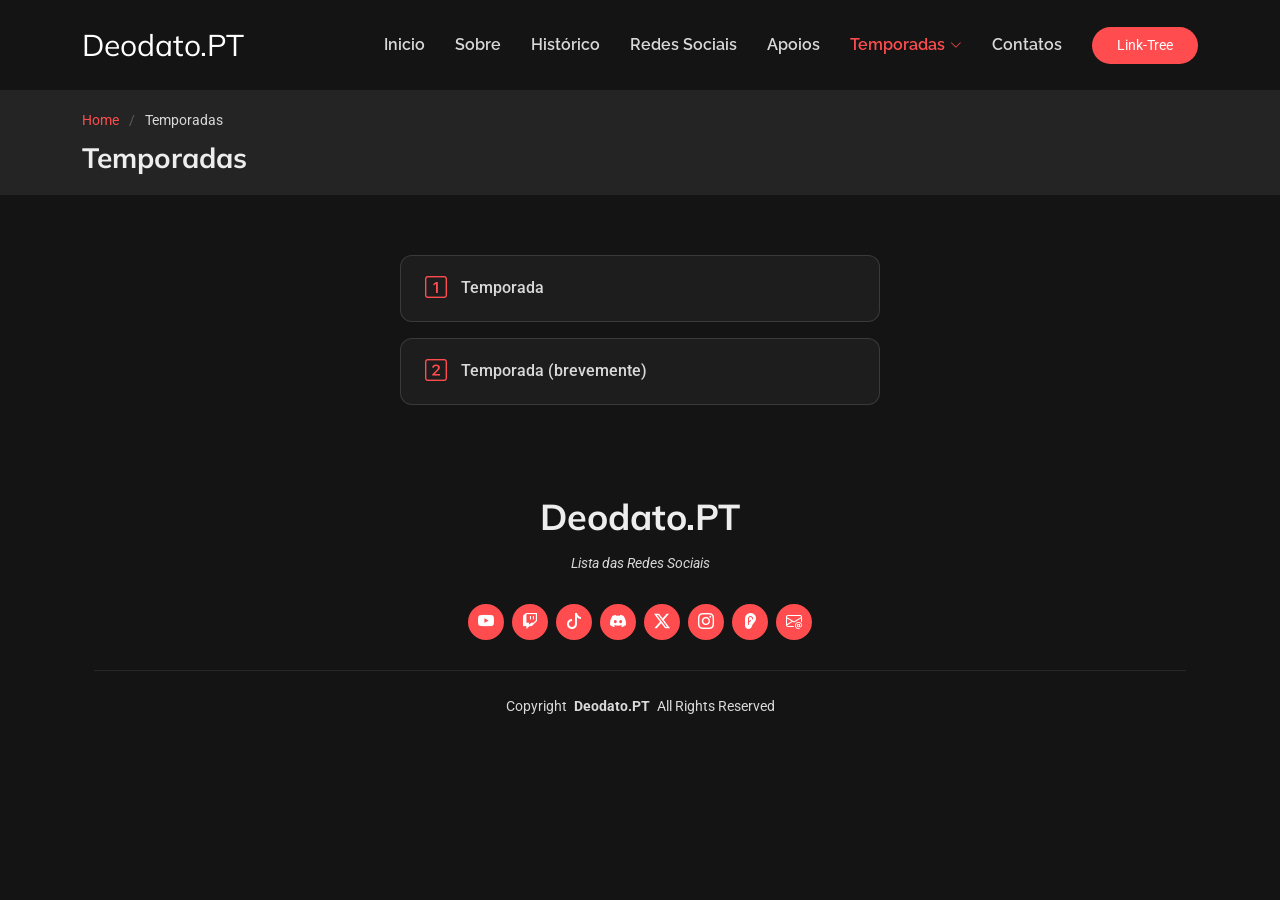
<file: temporadas.html>
<!DOCTYPE html>
<html lang="en">

<head>
  <meta charset="utf-8">
  <meta content="width=device-width, initial-scale=1.0" name="viewport">
  <title>Temporadas - deodatopt</title>
  <meta name="description" content="">
  <meta name="keywords" content="">

  <!-- Favicons -->
  <link href="assets/img/uploads/favicon.png" rel="icon">
  <link href="assets/img/uploads/apple-touch-icon.png" rel="apple-touch-icon">

  <!-- Fonts -->
  <link href="https://fonts.googleapis.com" rel="preconnect">
  <link href="https://fonts.gstatic.com" rel="preconnect" crossorigin>
  <link href="https://fonts.googleapis.com/css2?family=Roboto:ital,wght@0,100;0,300;0,400;0,500;0,700;0,900;1,100;1,300;1,400;1,500;1,700;1,900&family=Raleway:ital,wght@0,100;0,200;0,300;0,400;0,500;0,600;0,700;0,800;0,900;1,100;1,200;1,300;1,400;1,500;1,600;1,700;1,800;1,900&family=Mulish:ital,wght@0,200;0,300;0,400;0,500;0,600;0,700;0,800;0,900;1,200;1,300;1,400;1,500;1,600;1,700;1,800;1,900&display=swap" rel="stylesheet">

  <!-- Vendor CSS Files -->
  <link href="assets/vendor/bootstrap/css/bootstrap.min.css" rel="stylesheet">
  <link href="assets/vendor/bootstrap-icons/bootstrap-icons.css" rel="stylesheet">
  <link href="assets/vendor/aos/aos.css" rel="stylesheet">
  <link href="assets/vendor/glightbox/css/glightbox.min.css" rel="stylesheet">

  <!-- Main CSS File -->
  <link href="assets/css/main.css" rel="stylesheet">

</head>

<body class="temporadas-page">

  <header id="header" class="header d-flex align-items-center sticky-top">
    <div class="container-fluid container-xl position-relative d-flex align-items-center">

      <a href="index.html" class="logo d-flex align-items-center me-auto">
        <!-- Uncomment the line below if you also wish to use an image logo -->
        <!-- <img src="assets/img/logo.webp" alt=""> -->
        <h1 class="sitename">Deodato.PT</h1>
      </a>

      <nav id="navmenu" class="navmenu">
        <ul>
          <li><a href="index.html#hero">Inicio</a></li>
          <li><a href="index.html#about">Sobre</a></li>
          <li><a href="index.html#resume">Histórico</a></li>
          <li><a href="index.html#services">Redes Sociais</a></li>
          <li><a href="apoios.html">Apoios</a></li>
          <li class="dropdown"><a href="temporadas.html" class="active"><span>Temporadas</span> <i class="bi bi-chevron-down toggle-dropdown"></i></a>
            <ul>
              <li><a href="temporada01.html">Temporada 1</a></li>

            </ul>
          </li>
          <li><a href="index.html#contact">Contatos</a></li>

        </ul>
        <i class="mobile-nav-toggle d-xl-none bi bi-list"></i>
      </nav>

      <a class="btn-getstarted" href="linktree.html">Link-Tree</a>

    </div>
  </header>

  <main class="main">

    <!-- Page Title -->
    <div class="page-title light-background">
      <div class="container">
        <nav class="breadcrumbs">
          <ol>
            <li><a href="index.html">Home</a></li>
            <li class="current">Temporadas</li>
          </ol>
        </nav>
        <h1>Temporadas</h1>
      </div>
    </div><!-- End Page Title -->

    <!-- Section Temporadas Section -->
    <section id="section_temporadas" class="section_temporadas section">

      <div class="container" data-aos="fade-up" data-aos-delay="100">

        <div class="linktree-layout">

          <!-- Widget Esquerdo 
      <div class="ad-widget" data-aos="fade-up" data-aos-delay="100">
        <h5 class="ad-widget-title">Publicidade Google</h5>
        ## colar codigo google abaixo ##
      </div> -->

          <!-- Lista de Links -->
          <div class="linktree-list" data-aos="fade-up" data-aos-delay="200">

            <a href="#" class="linktree-btn" data-aos="fade-up" data-aos-delay="100">
              <i class="bi bi-1-square"></i>
              <span>Temporada</span>
            </a>

            <a href="#" class="linktree-btn" data-aos="fade-up" data-aos-delay="150">
              <i class="bi bi-2-square"></i>
              <span>Temporada (brevemente)</span>
            </a>

          </div>

          <!-- Widget Direito 
      <div class="ad-widget" data-aos="fade-up" data-aos-delay="100">
        <h5 class="ad-widget-title">Publicidade Google</h5>
        ## colar codigo google abaixo ##
      </div> -->

        </div>

      </div>

    </section><!-- /Section Temporadas Section -->

  </main>

  <footer id="footer" class="footer position-relative">
    <div class="container">
      <h3 class="sitename">Deodato.PT</h3>
      <p>Lista das Redes Sociais</p>
      <div class="social-links d-flex justify-content-center">
        <a href="https://www.youtube.com/@deodatopt" target="_blank"><i class="bi bi-youtube"></i></a>
        <a href="https://www.twitch.tv/deodatopt" target="_blank"><i class="bi bi-twitch"></i></a>
        <a href="https://www.tiktok.com/@deodatopt" target="_blank"><i class="bi bi-tiktok"></i></a>
        <a href="https://discord.gg/cSDtBxfF9k" target="_blank"><i class="bi bi-discord"></i></a>
        <a href="https://x.com/DeodatoPT" target="_blank"><i class="bi bi-twitter-x"></i></a>
        <!-- <a href="#"><i class="bi bi-facebook"></i></a> -->
        <a href="https://www.instagram.com/deodatopt/" target="_blank"><i class="bi bi-instagram"></i></a>
        <a href="https://www.patreon.com/cw/deodatopt" target="_blank"><i class="bi bi-ear-fill"></i></a>
        <a href="#"><i class="bi bi-envelope-at"></i></a>
      </div>
      <div class="container">
        <div class="copyright">
          <span>Copyright</span> <strong class="px-1 sitename">Deodato.PT</strong> <span>All Rights Reserved</span>
        </div>

      </div>
    </div>
  </footer>

  <!-- Scroll Top -->
  <a href="#" id="scroll-top" class="scroll-top d-flex align-items-center justify-content-center"><i class="bi bi-arrow-up-short"></i></a>

  <!-- Preloader -->
  <div id="preloader"></div>

  <!-- Vendor JS Files -->
  <script src="assets/vendor/bootstrap/js/bootstrap.bundle.min.js"></script>
  <script src="assets/vendor/php-email-form/validate.js"></script>
  <script src="assets/vendor/aos/aos.js"></script>
  <script src="assets/vendor/typed.js/typed.umd.js"></script>
  <script src="assets/vendor/glightbox/js/glightbox.min.js"></script>
  <script src="assets/vendor/imagesloaded/imagesloaded.pkgd.min.js"></script>
  <script src="assets/vendor/isotope-layout/isotope.pkgd.min.js"></script>

  <!-- Main JS File -->
  <script src="assets/js/main.js"></script>

</body>

</html>
</file>
<file: assets/css/main.css>
/*--------------------------------------------------------------
# Font & Color Variables
# Help: https://bootstrapmade.com/color-system/
--------------------------------------------------------------*/
/* Fonts */
:root {
  --default-font: "Roboto",  system-ui, -apple-system, "Segoe UI", Roboto, "Helvetica Neue", Arial, "Noto Sans", "Liberation Sans", sans-serif, "Apple Color Emoji", "Segoe UI Emoji", "Segoe UI Symbol", "Noto Color Emoji";
  --heading-font: "Mulish",  sans-serif;
  --nav-font: "Raleway",  sans-serif;
}

/* Global Colors - The following color variables are used throughout the website. Updating them here will change the color scheme of the entire website */
:root { 
  --background-color: #141414; /* Background color for the entire website, including individual sections */
  --default-color: #d9d9d9; /* Default color used for the majority of the text content across the entire website */
  --heading-color: #ededed; /* Color for headings, subheadings and title throughout the website */
  --accent-color: #ff4d4f; /* Accent color that represents your brand on the website. It's used for buttons, links, and other elements that need to stand out */
  --surface-color: #1c1c1c; /* The surface color is used as a background of boxed elements within sections, such as cards, icon boxes, or other elements that require a visual separation from the global background. */
  --contrast-color: #ffffff; /* Contrast color for text, ensuring readability against backgrounds of accent, heading, or default colors. */
}

/* Nav Menu Colors - The following color variables are used specifically for the navigation menu. They are separate from the global colors to allow for more customization options */
:root {
  --nav-color: #d9d9d9;  /* The default color of the main navmenu links */
  --nav-hover-color: #ff4d4f; /* Applied to main navmenu links when they are hovered over or active */
  --nav-mobile-background-color: #2e2e2e; /* Used as the background color for mobile navigation menu */
  --nav-dropdown-background-color: #2e2e2e; /* Used as the background color for dropdown items that appear when hovering over primary navigation items */
  --nav-dropdown-color: #d9d9d9; /* Used for navigation links of the dropdown items in the navigation menu. */
  --nav-dropdown-hover-color: #ff4d4f; /* Similar to --nav-hover-color, this color is applied to dropdown navigation links when they are hovered over. */
}

/* Color Presets - These classes override global colors when applied to any section or element, providing reuse of the sam color scheme. */

.light-background {
  --background-color: rgba(41, 41, 41, 0.8);
  --surface-color: #484848;
}

.dark-background {
  --background-color: #060606;
  --default-color: #ffffff;
  --heading-color: #ffffff;
  --surface-color: #252525;
  --contrast-color: #ffffff;
}

/* Smooth scroll */
:root {
  scroll-behavior: smooth;
}

/*--------------------------------------------------------------
# General Styling & Shared Classes
--------------------------------------------------------------*/
body {
  color: var(--default-color);
  background-color: var(--background-color);
  font-family: var(--default-font);
}

a {
  color: var(--accent-color);
  text-decoration: none;
  transition: 0.3s;
}

a:hover {
  color: color-mix(in srgb, var(--accent-color), transparent 25%);
  text-decoration: none;
}

h1,
h2,
h3,
h4,
h5,
h6 {
  color: var(--heading-color);
  font-family: var(--heading-font);
}

/* PHP Email Form Messages
------------------------------*/
.php-email-form .error-message {
  display: none;
  background: #df1529;
  color: #ffffff;
  text-align: left;
  padding: 15px;
  margin-bottom: 24px;
  font-weight: 600;
}

.php-email-form .sent-message {
  display: none;
  color: #ffffff;
  background: #059652;
  text-align: center;
  padding: 15px;
  margin-bottom: 24px;
  font-weight: 600;
}

.php-email-form .loading {
  display: none;
  background: var(--surface-color);
  text-align: center;
  padding: 15px;
  margin-bottom: 24px;
}

.php-email-form .loading:before {
  content: "";
  display: inline-block;
  border-radius: 50%;
  width: 24px;
  height: 24px;
  margin: 0 10px -6px 0;
  border: 3px solid var(--accent-color);
  border-top-color: var(--surface-color);
  animation: php-email-form-loading 1s linear infinite;
}

@keyframes php-email-form-loading {
  0% {
    transform: rotate(0deg);
  }

  100% {
    transform: rotate(360deg);
  }
}

/*--------------------------------------------------------------
# Global Header
--------------------------------------------------------------*/
.header {
  --heading-color: #ffffff;
  color: var(--default-color);
  background-color: var(--background-color);
  padding: 15px 0;
  transition: all 0.5s;
  z-index: 997;
}

.header .logo {
  line-height: 1;
}

.header .logo img {
  max-height: 36px;
  margin-right: 8px;
}

.header .logo h1 {
  font-size: 30px;
  margin: 0;
  font-weight: 400;
  color: var(--heading-color);
}

.header .btn-getstarted,
.header .btn-getstarted:focus {
  color: var(--contrast-color);
  background: var(--accent-color);
  font-size: 14px;
  padding: 8px 25px;
  margin: 0 0 0 30px;
  border-radius: 50px;
  transition: 0.3s;
}

.header .btn-getstarted:hover,
.header .btn-getstarted:focus:hover {
  color: var(--contrast-color);
  background: color-mix(in srgb, var(--accent-color), transparent 15%);
}

@media (max-width: 1200px) {
  .header .logo {
    order: 1;
  }

  .header .btn-getstarted {
    order: 2;
    margin: 0 15px 0 0;
    padding: 6px 15px;
  }

  .header .navmenu {
    order: 3;
  }
}

.scrolled .header {
  box-shadow: 0px 0 18px rgba(0, 0, 0, 0.1);
}

/* Global Header on Scroll
------------------------------*/
.scrolled .header {
  --background-color: rgba(20, 20, 20, 0.8);
}

/* Index Page Header
------------------------------*/
.index-page .header {
  --background-color: rgba(255, 255, 255, 0);
}

/* Index Page Header on Scroll
------------------------------*/
.index-page.scrolled .header {
  --background-color: rgba(20, 20, 20, 0.8);
}

/*--------------------------------------------------------------
# Navigation Menu
--------------------------------------------------------------*/
/* Navmenu - Desktop */
@media (min-width: 1200px) {
  .navmenu {
    padding: 0;
  }

  .navmenu ul {
    margin: 0;
    padding: 0;
    display: flex;
    list-style: none;
    align-items: center;
  }

  .navmenu li {
    position: relative;
  }

  .navmenu a,
  .navmenu a:focus {
    color: var(--nav-color);
    padding: 18px 15px;
    font-size: 16px;
    font-family: var(--nav-font);
    font-weight: 600;
    display: flex;
    align-items: center;
    justify-content: space-between;
    white-space: nowrap;
    transition: 0.3s;
  }

  .navmenu a i,
  .navmenu a:focus i {
    font-size: 12px;
    line-height: 0;
    margin-left: 5px;
    transition: 0.3s;
  }

  .navmenu li:last-child a {
    padding-right: 0;
  }

  .navmenu li:hover>a,
  .navmenu .active,
  .navmenu .active:focus {
    color: var(--nav-hover-color);
  }

  .navmenu .dropdown ul {
    margin: 0;
    padding: 10px 0;
    background: var(--nav-dropdown-background-color);
    display: block;
    position: absolute;
    visibility: hidden;
    left: 14px;
    top: 130%;
    opacity: 0;
    transition: 0.3s;
    border-radius: 4px;
    z-index: 99;
    box-shadow: 0px 0px 30px rgba(0, 0, 0, 0.1);
  }

  .navmenu .dropdown ul li {
    min-width: 200px;
  }

  .navmenu .dropdown ul a {
    padding: 10px 20px;
    font-size: 15px;
    text-transform: none;
    color: var(--nav-dropdown-color);
  }

  .navmenu .dropdown ul a i {
    font-size: 12px;
  }

  .navmenu .dropdown ul a:hover,
  .navmenu .dropdown ul .active:hover,
  .navmenu .dropdown ul li:hover>a {
    color: var(--nav-dropdown-hover-color);
  }

  .navmenu .dropdown:hover>ul {
    opacity: 1;
    top: 100%;
    visibility: visible;
  }

  .navmenu .dropdown .dropdown ul {
    top: 0;
    left: -90%;
    visibility: hidden;
  }

  .navmenu .dropdown .dropdown:hover>ul {
    opacity: 1;
    top: 0;
    left: -100%;
    visibility: visible;
  }
}

/* Navmenu - Mobile */
@media (max-width: 1199px) {
  .mobile-nav-toggle {
    color: var(--nav-color);
    font-size: 28px;
    line-height: 0;
    margin-right: 10px;
    cursor: pointer;
    transition: color 0.3s;
  }

  .navmenu {
    padding: 0;
    z-index: 9997;
  }

  .navmenu ul {
    display: none;
    list-style: none;
    position: absolute;
    inset: 60px 20px 20px 20px;
    padding: 10px 0;
    margin: 0;
    border-radius: 6px;
    background-color: var(--nav-mobile-background-color);
    overflow-y: auto;
    transition: 0.3s;
    z-index: 9998;
    box-shadow: 0px 0px 30px rgba(0, 0, 0, 0.1);
  }

  .navmenu a,
  .navmenu a:focus {
    color: var(--nav-dropdown-color);
    padding: 10px 20px;
    font-family: var(--nav-font);
    font-size: 17px;
    font-weight: 500;
    display: flex;
    align-items: center;
    justify-content: space-between;
    white-space: nowrap;
    transition: 0.3s;
  }

  .navmenu a i,
  .navmenu a:focus i {
    font-size: 12px;
    line-height: 0;
    margin-left: 5px;
    width: 30px;
    height: 30px;
    display: flex;
    align-items: center;
    justify-content: center;
    border-radius: 50%;
    transition: 0.3s;
    background-color: color-mix(in srgb, var(--accent-color), transparent 90%);
  }

  .navmenu a i:hover,
  .navmenu a:focus i:hover {
    background-color: var(--accent-color);
    color: var(--contrast-color);
  }

  .navmenu a:hover,
  .navmenu .active,
  .navmenu .active:focus {
    color: var(--nav-dropdown-hover-color);
  }

  .navmenu .active i,
  .navmenu .active:focus i {
    background-color: var(--accent-color);
    color: var(--contrast-color);
    transform: rotate(180deg);
  }

  .navmenu .dropdown ul {
    position: static;
    display: none;
    z-index: 99;
    padding: 10px 0;
    margin: 10px 20px;
    background-color: var(--nav-dropdown-background-color);
    border: 1px solid color-mix(in srgb, var(--default-color), transparent 90%);
    box-shadow: none;
    transition: all 0.5s ease-in-out;
  }

  .navmenu .dropdown ul ul {
    background-color: rgba(33, 37, 41, 0.1);
  }

  .navmenu .dropdown>.dropdown-active {
    display: block;
    background-color: rgba(33, 37, 41, 0.03);
  }

  .mobile-nav-active {
    overflow: hidden;
  }

  .mobile-nav-active .mobile-nav-toggle {
    color: #fff;
    position: absolute;
    font-size: 32px;
    top: 15px;
    right: 15px;
    margin-right: 0;
    z-index: 9999;
  }

  .mobile-nav-active .navmenu {
    position: fixed;
    overflow: hidden;
    inset: 0;
    background: rgba(33, 37, 41, 0.8);
    transition: 0.3s;
  }

  .mobile-nav-active .navmenu>ul {
    display: block;
  }
}

/*--------------------------------------------------------------
# Global Footer
--------------------------------------------------------------*/
.footer {
  color: var(--default-color);
  background-color: var(--background-color);
  font-size: 14px;
  text-align: center;
  padding: 30px 0;
  position: relative;
}

.footer h3 {
  font-size: 36px;
  font-weight: 700;
  position: relative;
  padding: 0;
  margin: 0 0 15px 0;
}

.footer p {
  font-size: 15;
  font-style: italic;
  padding: 0;
  margin: 0 0 30px 0;
}

.footer .social-links {
  margin: 0 0 30px 0;
}

.footer .social-links a {
  font-size: 16px;
  display: flex;
  align-items: center;
  justify-content: center;
  background: var(--accent-color);
  color: var(--contrast-color);
  line-height: 1;
  margin: 0 4px;
  border-radius: 50%;
  text-align: center;
  width: 36px;
  height: 36px;
  transition: 0.3s;
}

.footer .social-links a:hover {
  background: color-mix(in srgb, var(--accent-color), transparent 20%);
  text-decoration: none;
}

.footer .copyright {
  padding-top: 25px;
  border-top: 1px solid color-mix(in srgb, var(--default-color), transparent 90%);
}

.footer .credits {
  font-size: 13px;
  padding-top: 5px;
}

/*--------------------------------------------------------------
# Preloader
--------------------------------------------------------------*/
#preloader {
  position: fixed;
  inset: 0;
  z-index: 999999;
  overflow: hidden;
  background: var(--background-color);
  transition: all 0.6s ease-out;
}

#preloader:before {
  content: "";
  position: fixed;
  top: calc(50% - 30px);
  left: calc(50% - 30px);
  border: 6px solid #ffffff;
  border-color: var(--accent-color) transparent var(--accent-color) transparent;
  border-radius: 50%;
  width: 60px;
  height: 60px;
  animation: animate-preloader 1.5s linear infinite;
}

@keyframes animate-preloader {
  0% {
    transform: rotate(0deg);
  }

  100% {
    transform: rotate(360deg);
  }
}

/*--------------------------------------------------------------
# Scroll Top Button
--------------------------------------------------------------*/
.scroll-top {
  position: fixed;
  visibility: hidden;
  opacity: 0;
  right: 15px;
  bottom: 15px;
  z-index: 99999;
  background-color: var(--accent-color);
  width: 40px;
  height: 40px;
  border-radius: 4px;
  transition: all 0.4s;
}

.scroll-top i {
  font-size: 24px;
  color: var(--contrast-color);
  line-height: 0;
}

.scroll-top:hover {
  background-color: color-mix(in srgb, var(--accent-color), transparent 20%);
  color: var(--contrast-color);
}

.scroll-top.active {
  visibility: visible;
  opacity: 1;
}

/*--------------------------------------------------------------
# Disable aos animation delay on mobile devices
--------------------------------------------------------------*/
@media screen and (max-width: 768px) {
  [data-aos-delay] {
    transition-delay: 0 !important;
  }
}

/*--------------------------------------------------------------
# Global Page Titles & Breadcrumbs
--------------------------------------------------------------*/
.page-title {
  color: var(--default-color);
  background-color: var(--background-color);
  padding: 20px 0;
  position: relative;
}

.page-title h1 {
  font-size: 28px;
  font-weight: 700;
  margin: 0;
}

.page-title .breadcrumbs ol {
  display: flex;
  flex-wrap: wrap;
  list-style: none;
  padding: 0 0 10px 0;
  margin: 0;
  font-size: 14px;
  font-weight: 400;
}

.page-title .breadcrumbs ol li+li {
  padding-left: 10px;
}

.page-title .breadcrumbs ol li+li::before {
  content: "/";
  display: inline-block;
  padding-right: 10px;
  color: color-mix(in srgb, var(--default-color), transparent 70%);
}

/*--------------------------------------------------------------
# Global Sections
--------------------------------------------------------------*/
section,
.section {
  color: var(--default-color);
  background-color: var(--background-color);
  padding: 60px 0;
  scroll-margin-top: 90px;
  overflow: clip;
}

@media (max-width: 1199px) {

  section,
  .section {
    scroll-margin-top: 66px;
  }
}

/*--------------------------------------------------------------
# Global Section Titles
--------------------------------------------------------------*/
.section-title {
  text-align: center;
  padding-bottom: 60px;
  position: relative;
}

.section-title h2 {
  font-size: 3.5rem;
  font-weight: 300;
  line-height: 1.2;
  color: var(--heading-color);
  margin-bottom: 1.5rem;
  letter-spacing: -1px;
}

@media (max-width: 768px) {
  .section-title h2 {
    font-size: 2.5rem;
  }
}

.section-title .subtitle {
  display: inline-block;
  font-size: 0.875rem;
  font-weight: 400;
  color: var(--accent-color);
  text-transform: uppercase;
  letter-spacing: 2px;
  margin-bottom: 1.5rem;
  position: relative;
}

.section-title .subtitle::after {
  content: "";
  position: absolute;
  bottom: -8px;
  left: 50%;
  transform: translateX(-50%);
  width: 40px;
  height: 1px;
  background: var(--accent-color);
}

.section-title p {
  font-size: 1.125rem;
  line-height: 1.8;
  color: color-mix(in srgb, var(--default-color), transparent 25%);
  max-width: 900px;
  margin: 0 auto;
  text-wrap: balance;
}

/*--------------------------------------------------------------
# Hero Section
--------------------------------------------------------------*/
.hero {
  padding-top: 80px;
  min-height: 100vh;
  position: relative;
  display: flex;
  align-items: center;
  justify-content: center;
  overflow: hidden;
  padding-bottom: 80px;
}

.hero img {
  position: absolute;
  inset: 0;
  display: block;
  width: 100%;
  height: 100%;
  object-fit: cover;
  z-index: 1;
}

.hero:before {
  content: "";
  background: color-mix(in srgb, var(--background-color), transparent 30%);
  position: absolute;
  inset: 0;
  z-index: 2;
  border-radius: 0;
}

.hero .container {
  position: relative;
  z-index: 3;
}

.hero h2 {
  margin: 0;
  font-size: 48px;
  font-weight: 700;
}

.hero p {
  margin: 10px 0 0 0;
  font-size: 24px;
  color: color-mix(in srgb, var(--default-color), transparent 20%);
}

.hero p span {
  color: var(--accent-color);
  letter-spacing: 1px;
  border-bottom: 2px solid var(--accent-color);
}

.hero .social-links {
  margin-top: 30px;
  display: flex;
  justify-content: center;
  gap: 15px;
}

.hero .social-links a {
  display: flex;
  align-items: center;
  justify-content: center;
  width: 50px;
  height: 50px;
  border-radius: 50%;
  background: color-mix(in srgb, var(--default-color), transparent 92%);
  color: var(--default-color);
  font-size: 20px;
  transition: 0.3s;
}

.hero .social-links a:hover {
  background: var(--accent-color);
  color: var(--contrast-color);
  transform: translateY(-3px);
}

@media (max-width: 768px) {
  .hero h2 {
    font-size: 32px;
  }

  .hero p {
    font-size: 20px;
  }
}

/*--------------------------------------------------------------
# About Section
--------------------------------------------------------------*/
.about {
  position: relative;
}

.about .about-image {
  position: relative;
  overflow: hidden;
  border-radius: 8px;
  margin-bottom: 30px;
}

.about .about-image img {
  transition: transform 0.5s ease;
}

.about .about-image img:hover {
  transform: scale(1.03);
}

@media (max-width: 992px) {
  .about .about-image {
    margin-bottom: 40px;
  }
}

.about .about-content {
  padding-left: 20px;
}

@media (max-width: 992px) {
  .about .about-content {
    padding-left: 0;
  }
}

.about .about-content h2 {
  font-size: 2.5rem;
  margin-bottom: 20px;
  position: relative;
  font-weight: 700;
}

.about .about-content h2:after {
  content: "";
  position: absolute;
  left: 0;
  bottom: -10px;
  height: 4px;
  width: 60px;
  background: var(--accent-color);
  border-radius: 2px;
}

.about .about-content .lead {
  font-size: 1.2rem;
  margin-bottom: 20px;
  margin-top: 25px;
  color: color-mix(in srgb, var(--heading-color), transparent 30%);
  font-weight: 500;
}

.about .about-content p {
  margin-bottom: 15px;
  line-height: 1.7;
}

.about .stats-row {
  margin-top: 30px;
}

.about .stat-item {
  text-align: center;
  padding: 15px 5px;
  margin-bottom: 20px;
  border-radius: 8px;
  background-color: var(--surface-color);
  box-shadow: 0 5px 15px rgba(0, 0, 0, 0.05);
  transition: transform 0.3s ease, box-shadow 0.3s ease;
}

.about .stat-item:hover {
  transform: translateY(-5px);
  box-shadow: 0 8px 20px rgba(0, 0, 0, 0.1);
}

.about .stat-item .stat-number {
  display: block;
  font-size: 2.2rem;
  font-weight: 700;
  color: var(--accent-color);
  margin-bottom: 5px;
  font-family: var(--heading-font);
}

.about .stat-item .stat-text {
  font-size: 0.95rem;
  color: var(--heading-color);
  margin-bottom: 0;
}

.about .btn-learn-more {
  display: inline-flex;
  align-items: center;
  padding: 12px 30px;
  background-color: transparent;
  color: var(--accent-color);
  font-weight: 600;
  border: 2px solid var(--accent-color);
  border-radius: 50px;
  transition: all 0.3s ease;
}

.about .btn-learn-more i {
  margin-left: 8px;
  transition: transform 0.3s ease;
}

.about .btn-learn-more:hover {
  background-color: var(--accent-color);
  color: var(--contrast-color);
}

.about .btn-learn-more:hover i {
  transform: translateX(5px);
}

@media (max-width: 768px) {
  .about .about-content h2 {
    font-size: 2rem;
  }

  .about .stat-item {
    margin-bottom: 15px;
  }

  .about .stat-number {
    font-size: 1.8rem;
  }
}

/*--------------------------------------------------------------
# Resume Section
--------------------------------------------------------------*/
.resume .section-header {
  margin-bottom: 2.5rem;
}

.resume .section-header .header-content .section-badge {
  display: inline-block;
  background: linear-gradient(135deg, var(--accent-color), color-mix(in srgb, var(--accent-color), #6c5ce7 20%));
  color: var(--contrast-color);
  padding: 0.5rem 1.2rem;
  border-radius: 25px;
  font-size: 0.85rem;
  font-weight: 600;
  text-transform: uppercase;
  letter-spacing: 0.1em;
  margin-bottom: 1rem;
}

.resume .section-header .header-content h2 {
  font-size: 2.2rem;
  font-weight: 700;
  color: var(--heading-color);
  margin-bottom: 1rem;
  line-height: 1.2;
  letter-spacing: -0.02em;
}

.resume .section-header .header-content p {
  font-size: 1rem;
  line-height: 1.7;
  color: color-mix(in srgb, var(--default-color), transparent 35%);
  margin: 0;
}

.resume .experience-section .experience-cards {
  display: flex;
  flex-direction: column;
  gap: 1.5rem;
}

.resume .experience-section .experience-cards .exp-card {
  background: var(--surface-color);
  border-radius: 16px;
  padding: 2rem;
  border: 2px solid color-mix(in srgb, var(--default-color), transparent 95%);
  transition: all 0.3s ease;
  position: relative;
  overflow: hidden;
}

.resume .experience-section .experience-cards .exp-card::before {
  content: "";
  position: absolute;
  top: 0;
  left: 0;
  right: 0;
  height: 4px;
  background: linear-gradient(90deg, transparent, var(--accent-color), transparent);
  transform: translateX(-100%);
  transition: transform 0.3s ease;
}

.resume .experience-section .experience-cards .exp-card:hover {
  transform: translateY(-5px);
  border-color: color-mix(in srgb, var(--accent-color), transparent 80%);
  box-shadow: 0 15px 45px color-mix(in srgb, var(--default-color), transparent 85%);
}

.resume .experience-section .experience-cards .exp-card:hover::before {
  transform: translateX(0);
}

.resume .experience-section .experience-cards .exp-card.featured {
  border-color: color-mix(in srgb, var(--accent-color), transparent 70%);
  background: linear-gradient(135deg, var(--surface-color), color-mix(in srgb, var(--accent-color), transparent 95%));
}

.resume .experience-section .experience-cards .exp-card.featured::before {
  background: linear-gradient(90deg, var(--accent-color), color-mix(in srgb, var(--accent-color), #6c5ce7 20%), var(--accent-color));
}

.resume .experience-section .experience-cards .exp-card .card-header {
  display: flex;
  justify-content: space-between;
  align-items: center;
  margin-bottom: 1.5rem;
}

.resume .experience-section .experience-cards .exp-card .card-header .company-logo {
  width: 50px;
  height: 50px;
  background: linear-gradient(135deg, var(--accent-color), color-mix(in srgb, var(--accent-color), #6c5ce7 20%));
  border-radius: 12px;
  display: flex;
  align-items: center;
  justify-content: center;
}

.resume .experience-section .experience-cards .exp-card .card-header .company-logo i {
  font-size: 1.3rem;
  color: var(--contrast-color);
}

.resume .experience-section .experience-cards .exp-card .card-header .period-badge {
  background: color-mix(in srgb, var(--accent-color), transparent 85%);
  color: var(--accent-color);
  padding: 0.4rem 1rem;
  border-radius: 20px;
  font-size: 0.8rem;
  font-weight: 600;
  text-transform: uppercase;
  letter-spacing: 0.05em;
}

.resume .experience-section .experience-cards .exp-card .card-body h3 {
  font-size: 1.4rem;
  font-weight: 600;
  color: var(--heading-color);
  margin-bottom: 0.5rem;
  letter-spacing: -0.01em;
}

.resume .experience-section .experience-cards .exp-card .card-body .company-name {
  font-size: 1rem;
  color: color-mix(in srgb, var(--default-color), transparent 25%);
  font-weight: 500;
  margin-bottom: 0.3rem;
}

.resume .experience-section .experience-cards .exp-card .card-body .duration {
  display: inline-block;
  font-size: 0.9rem;
  color: var(--accent-color);
  font-weight: 600;
  background: color-mix(in srgb, var(--accent-color), transparent 90%);
  padding: 0.2rem 0.8rem;
  border-radius: 12px;
  margin-bottom: 1rem;
}

.resume .experience-section .experience-cards .exp-card .card-body .description {
  font-size: 0.95rem;
  line-height: 1.6;
  color: color-mix(in srgb, var(--default-color), transparent 35%);
  margin-bottom: 1.5rem;
}

.resume .experience-section .experience-cards .exp-card .card-body .skills-tags {
  display: flex;
  flex-wrap: wrap;
  gap: 0.5rem;
}

.resume .experience-section .experience-cards .exp-card .card-body .skills-tags .skill-tag {
  background: color-mix(in srgb, var(--accent-color), transparent 92%);
  color: var(--accent-color);
  padding: 0.3rem 0.8rem;
  border-radius: 15px;
  font-size: 0.8rem;
  font-weight: 500;
  border: 1px solid color-mix(in srgb, var(--accent-color), transparent 85%);
}

.resume .education-section .education-timeline .timeline-track {
  position: relative;
  padding-left: 2.5rem;
}

.resume .education-section .education-timeline .timeline-track::before {
  content: "";
  position: absolute;
  left: 10px;
  top: 0;
  bottom: 0;
  width: 2px;
  background: linear-gradient(180deg, var(--accent-color), color-mix(in srgb, var(--accent-color), transparent 50%));
}

.resume .education-section .education-timeline .timeline-track .timeline-item {
  position: relative;
  margin-bottom: 3rem;
}

.resume .education-section .education-timeline .timeline-track .timeline-item:last-child {
  margin-bottom: 0;
}

.resume .education-section .education-timeline .timeline-track .timeline-item .timeline-marker {
  position: absolute;
  left: -3.5rem;
  top: 0;
  width: 50px;
  height: 50px;
  background: linear-gradient(135deg, var(--accent-color), color-mix(in srgb, var(--accent-color), #6c5ce7 20%));
  border-radius: 50%;
  display: flex;
  align-items: center;
  justify-content: center;
  border: 4px solid var(--background-color);
  box-shadow: 0 0 0 3px color-mix(in srgb, var(--accent-color), transparent 80%);
}

.resume .education-section .education-timeline .timeline-track .timeline-item .timeline-marker i {
  font-size: 1.2rem;
  color: var(--contrast-color);
}

.resume .education-section .education-timeline .timeline-track .timeline-item .timeline-content {
  background: var(--surface-color);
  padding: 1.8rem;
  border-radius: 12px;
  border: 1px solid color-mix(in srgb, var(--default-color), transparent 95%);
  transition: all 0.3s ease;
}

.resume .education-section .education-timeline .timeline-track .timeline-item .timeline-content:hover {
  transform: translateX(5px);
  border-color: color-mix(in srgb, var(--accent-color), transparent 80%);
  box-shadow: 0 10px 30px color-mix(in srgb, var(--default-color), transparent 90%);
}

.resume .education-section .education-timeline .timeline-track .timeline-item .timeline-content .education-meta {
  display: flex;
  justify-content: space-between;
  align-items: center;
  margin-bottom: 1rem;
}

.resume .education-section .education-timeline .timeline-track .timeline-item .timeline-content .education-meta .year-range {
  font-size: 0.9rem;
  color: var(--accent-color);
  font-weight: 600;
  background: color-mix(in srgb, var(--accent-color), transparent 90%);
  padding: 0.3rem 0.8rem;
  border-radius: 15px;
}

.resume .education-section .education-timeline .timeline-track .timeline-item .timeline-content .education-meta .degree-level {
  font-size: 0.8rem;
  color: color-mix(in srgb, var(--default-color), transparent 40%);
  text-transform: uppercase;
  font-weight: 600;
  letter-spacing: 0.1em;
}

.resume .education-section .education-timeline .timeline-track .timeline-item .timeline-content h4 {
  font-size: 1.3rem;
  font-weight: 600;
  color: var(--heading-color);
  margin-bottom: 0.5rem;
  letter-spacing: -0.01em;
}

.resume .education-section .education-timeline .timeline-track .timeline-item .timeline-content .institution {
  font-size: 1rem;
  color: color-mix(in srgb, var(--default-color), transparent 25%);
  font-weight: 500;
  margin-bottom: 1rem;
}

.resume .education-section .education-timeline .timeline-track .timeline-item .timeline-content .description {
  font-size: 0.95rem;
  line-height: 1.6;
  color: color-mix(in srgb, var(--default-color), transparent 35%);
  margin-bottom: 1.2rem;
}

.resume .education-section .education-timeline .timeline-track .timeline-item .timeline-content .achievement {
  display: flex;
  align-items: center;
  gap: 0.5rem;
  background: color-mix(in srgb, var(--accent-color), transparent 92%);
  padding: 0.6rem 1rem;
  border-radius: 8px;
  border-left: 3px solid var(--accent-color);
}

.resume .education-section .education-timeline .timeline-track .timeline-item .timeline-content .achievement i {
  color: var(--accent-color);
  font-size: 1rem;
}

.resume .education-section .education-timeline .timeline-track .timeline-item .timeline-content .achievement span {
  font-size: 0.9rem;
  font-weight: 600;
  color: var(--accent-color);
}

.resume .education-section .education-timeline .timeline-track .timeline-item .timeline-content .certifications-list .cert-item {
  display: flex;
  justify-content: space-between;
  align-items: center;
  padding: 0.8rem 0;
  border-bottom: 1px solid color-mix(in srgb, var(--default-color), transparent 95%);
}

.resume .education-section .education-timeline .timeline-track .timeline-item .timeline-content .certifications-list .cert-item:last-child {
  border-bottom: none;
}

.resume .education-section .education-timeline .timeline-track .timeline-item .timeline-content .certifications-list .cert-item .cert-name {
  font-size: 0.9rem;
  color: var(--heading-color);
  font-weight: 500;
}

.resume .education-section .education-timeline .timeline-track .timeline-item .timeline-content .certifications-list .cert-item .cert-year {
  font-size: 0.8rem;
  color: var(--accent-color);
  font-weight: 600;
  background: color-mix(in srgb, var(--accent-color), transparent 90%);
  padding: 0.2rem 0.6rem;
  border-radius: 10px;
}

@media (max-width: 992px) {
  .resume .section-header {
    margin-bottom: 2rem;
  }

  .resume .section-header .header-content h2 {
    font-size: 2rem;
  }

  .resume .experience-section {
    margin-bottom: 3rem;
  }

  .resume .education-timeline .timeline-track .timeline-item .timeline-marker {
    width: 45px;
    height: 45px;
  }
}

@media (max-width: 768px) {
  .resume .section-header .header-content {
    text-align: center;
  }

  .resume .section-header .header-content h2 {
    font-size: 1.8rem;
  }

  .resume .experience-section .experience-cards .exp-card {
    padding: 1.5rem;
  }

  .resume .experience-section .experience-cards .exp-card .card-header .company-logo {
    width: 45px;
    height: 45px;
  }

  .resume .experience-section .experience-cards .exp-card .card-header .company-logo i {
    font-size: 1.2rem;
  }

  .resume .education-section .education-timeline .timeline-track {
    padding-left: 2rem;
  }

  .resume .education-section .education-timeline .timeline-track::before {
    left: 20px;
  }

  .resume .education-section .education-timeline .timeline-track .timeline-item .timeline-marker {
    left: -2.3rem;
    width: 40px;
    height: 40px;
  }

  .resume .education-section .education-timeline .timeline-track .timeline-item .timeline-marker i {
    font-size: 1rem;
  }

  .resume .education-section .education-timeline .timeline-track .timeline-item .timeline-content {
    padding: 1.5rem;
  }

  .resume .education-section .education-timeline .timeline-track .timeline-item .achievement-link {
    text-decoration: none;
    color: inherit;
    display: block;
  }

  .resume .education-section .education-timeline .timeline-track .timeline-item .achievement {
    display: flex;
    align-items: center;
    gap: 0.5rem;
    background: color-mix(in srgb, var(--accent-color), transparent 92%);
    padding: 0.6rem 1rem;
    border-radius: 8px;
    border-left: 3px solid var(--accent-color);
  }

  .resume .education-section .education-timeline .timeline-track .timeline-item .achievement i {
    color: var(--accent-color);
    font-size: 1rem;
  }

  .resume .education-section .education-timeline .timeline-track .timeline-item .achievement span {
    font-size: 0.9rem;
    font-weight: 600;
    color: var(--accent-color);
  }
}

@media (max-width: 576px) {
  .resume .section-header .header-content .section-badge {
    font-size: 0.8rem;
    padding: 0.4rem 1rem;
  }

  .resume .section-header .header-content h2 {
    font-size: 1.6rem;
  }

  .resume .experience-section .experience-cards .exp-card {
    padding: 1.2rem;
  }

  .resume .experience-section .experience-cards .exp-card .card-header {
    flex-direction: column;
    gap: 1rem;
    text-align: center;
  }

  .resume .education-section .education-timeline .timeline-track .timeline-item .timeline-content {
    padding: 1.2rem;
  }

  .resume .education-section .education-timeline .timeline-track .timeline-item .timeline-content .education-meta {
    flex-direction: column;
    gap: 0.5rem;
    align-items: flex-start;
  }

  .resume .education-section .education-timeline .timeline-track .timeline-item .timeline-content .certifications-list .cert-item {
    flex-direction: column;
    align-items: flex-start;
    gap: 0.3rem;
  }
}

/*--------------------------------------------------------------
# Services Section
--------------------------------------------------------------*/
.services .service-item {
  background: var(--surface-color);
  border: 2px solid color-mix(in srgb, var(--default-color), transparent 90%);
  border-radius: 16px;
  padding: 35px 25px;
  text-align: center;
  height: 100%;
  transition: all 0.3s ease;
  position: relative;
  overflow: hidden;
}

.services .service-item::before {
  content: "";
  position: absolute;
  top: 0;
  left: 0;
  width: 100%;
  height: 4px;
  background: linear-gradient(90deg, var(--accent-color), color-mix(in srgb, var(--accent-color), transparent 50%));
  transform: scaleX(0);
  transform-origin: left;
  transition: transform 0.3s ease;
}

.services .service-item:hover {
  border-color: var(--accent-color);
  transform: translateY(-5px);
  box-shadow: 0 15px 35px rgba(0, 0, 0, 0.1);
}

.services .service-item:hover::before {
  transform: scaleX(1);
}

.services .service-item:hover .icon-wrapper {
  background: var(--accent-color);
  color: var(--contrast-color);
  transform: rotate(5deg) scale(1.05);
}

.services .service-item:hover .read-more {
  color: var(--accent-color);
}

.services .service-item:hover .read-more i {
  transform: translateX(5px);
}

.services .service-item.featured {
  border-color: var(--accent-color);
  box-shadow: 0 10px 30px rgba(54, 144, 231, 0.15);
}

.services .service-item.featured::before {
  transform: scaleX(1);
}

.services .featured-tag {
  position: absolute;
  top: 15px;
  right: -30px;
  background: var(--accent-color);
  color: var(--contrast-color);
  padding: 5px 35px;
  font-size: 11px;
  font-weight: 700;
  text-transform: uppercase;
  letter-spacing: 1px;
  transform: rotate(45deg);
  box-shadow: 0 3px 10px rgba(54, 144, 231, 0.3);
}

.services .icon-wrapper {
  width: 70px;
  height: 70px;
  margin: 0 auto 20px;
  background: color-mix(in srgb, var(--accent-color), transparent 90%);
  color: var(--accent-color);
  border-radius: 12px;
  display: flex;
  align-items: center;
  justify-content: center;
  transition: all 0.3s ease;
}

.services .icon-wrapper i {
  font-size: 32px;
}

.services h4 {
  font-size: 20px;
  font-weight: 700;
  margin-bottom: 12px;
  color: var(--heading-color);
}

.services p {
  font-size: 14px;
  line-height: 1.6;
  color: color-mix(in srgb, var(--default-color), transparent 25%);
  margin-bottom: 20px;
}

.services .read-more {
  display: inline-flex;
  align-items: center;
  gap: 6px;
  color: var(--heading-color);
  font-weight: 600;
  font-size: 14px;
  text-decoration: none;
  transition: all 0.3s ease;
}

.services .read-more i {
  font-size: 14px;
  transition: transform 0.3s ease;
}

.services .cta-box {
  background: linear-gradient(135deg, var(--accent-color), color-mix(in srgb, var(--accent-color), #667eea 40%));
  border-radius: 20px;
  padding: 45px 50px;
  color: var(--contrast-color);
  position: relative;
  overflow: hidden;
}

.services .cta-box::before {
  content: "";
  position: absolute;
  top: -50%;
  right: -20%;
  width: 400px;
  height: 400px;
  background: color-mix(in srgb, var(--contrast-color), transparent 90%);
  border-radius: 50%;
  z-index: 0;
}

.services .cta-box .row {
  position: relative;
  z-index: 1;
}

.services .cta-box h3 {
  font-size: 26px;
  font-weight: 700;
  margin-bottom: 10px;
  color: var(--contrast-color);
}

.services .cta-box p {
  font-size: 15px;
  margin-bottom: 0;
  color: color-mix(in srgb, var(--contrast-color), transparent 15%);
}

.services .cta-box .cta-btn {
  display: inline-block;
  background: var(--contrast-color);
  color: var(--accent-color);
  padding: 14px 35px;
  border-radius: 50px;
  font-weight: 700;
  font-size: 15px;
  text-decoration: none;
  transition: all 0.3s ease;
  box-shadow: 0 8px 20px rgba(0, 0, 0, 0.15);
}

.services .cta-box .cta-btn:hover {
  transform: translateY(-3px);
  box-shadow: 0 12px 30px rgba(0, 0, 0, 0.25);
  color: var(--accent-color);
}

@media (max-width: 992px) {
  .services .cta-box {
    padding: 35px 30px;
  }

  .services .cta-box h3 {
    font-size: 22px;
    margin-bottom: 8px;
  }

  .services .cta-box p {
    font-size: 14px;
    margin-bottom: 20px;
  }

  .services .cta-box .cta-btn {
    margin-top: 10px;
  }
}

@media (max-width: 768px) {
  .services .service-item {
    padding: 30px 20px;
    margin-bottom: 20px;
  }

  .services .icon-wrapper {
    width: 60px;
    height: 60px;
    margin-bottom: 18px;
  }

  .services .icon-wrapper i {
    font-size: 28px;
  }

  .services h4 {
    font-size: 18px;
  }

  .services p {
    font-size: 13px;
  }

  .services .cta-box {
    padding: 30px 25px;
    text-align: center;
  }

  .services .cta-box::before {
    width: 300px;
    height: 300px;
  }
}

/*--------------------------------------------------------------
# Contact Section
--------------------------------------------------------------*/
.contact .quick {
  display: flex;
  flex-wrap: wrap;
  justify-content: center;
  gap: 12px 28px;
  margin-bottom: 32px;
}

.contact .quick a,
.contact .quick span {
  display: inline-flex;
  align-items: center;
  gap: 8px;
  font-size: 15px;
  font-weight: 500;
  color: var(--default-color);
}

.contact .quick a i,
.contact .quick span i {
  color: var(--accent-color);
  font-size: 18px;
}

.contact .quick a:hover {
  color: var(--accent-color);
}

.contact .php-email-form {
  padding: 40px;
  border-radius: 20px;
  background: var(--surface-color);
  border: 1px solid color-mix(in srgb, var(--default-color) 8%, transparent);
  box-shadow: 0 8px 24px rgba(0, 0, 0, 0.05);
}

.contact .php-email-form .form-control {
  height: 52px;
  padding: 12px 18px;
  border-radius: 10px;
  border: 1px solid color-mix(in srgb, var(--default-color) 18%, transparent);
  background: var(--background-color);
  color: var(--default-color);
  font-size: 16px;
  box-shadow: none;
  transition: all 0.3s ease;
}

.contact .php-email-form .form-control::placeholder {
  color: color-mix(in srgb, var(--default-color) 50%, transparent);
}

.contact .php-email-form .form-control:focus {
  border-color: var(--accent-color);
  box-shadow: 0 0 0 3px color-mix(in srgb, var(--accent-color) 15%, transparent);
}

.contact .php-email-form textarea.form-control {
  height: auto;
  resize: vertical;
}

.contact .php-email-form .btn-submit {
  margin-top: 8px;
  padding: 14px 44px;
  border-radius: 30px;
  border: none;
  background: linear-gradient(135deg, var(--accent-color), color-mix(in srgb, var(--accent-color) 70%, #f06cae));
  color: var(--contrast-color);
  font-weight: 600;
  font-size: 16px;
  box-shadow: 0 8px 20px color-mix(in srgb, var(--accent-color) 30%, transparent);
  transition: all 0.3s ease;
}

.contact .php-email-form .btn-submit:hover {
  transform: translateY(-3px);
  box-shadow: 0 12px 28px color-mix(in srgb, var(--accent-color) 40%, transparent);
}

@media (max-width: 575px) {
  .contact .php-email-form {
    padding: 28px;
  }
}

/*--------------------------------------------------------------
# Linktree Section
--------------------------------------------------------------*/
.linktree .linktree-layout {
  display: flex;
  justify-content: center;
  align-items: flex-start;
  gap: 40px;
  flex-wrap: wrap;
}

.linktree .linktree-list {
  display: flex;
  flex-direction: column;
  gap: 16px;
  width: 100%;
  max-width: 480px;
}

.linktree .linktree-btn {
  display: flex;
  align-items: center;
  gap: 14px;
  padding: 16px 24px;
  border-radius: 12px;
  background-color: color-mix(in srgb, var(--default-color), transparent 95%);
  border: 1px solid color-mix(in srgb, var(--default-color), transparent 85%);
  color: var(--default-color);
  text-decoration: none;
  font-weight: 500;
  font-size: 16px;
  transition: all 0.3s ease;
}

.linktree .linktree-btn i {
  font-size: 22px;
  color: var(--accent-color);
}

.linktree .linktree-btn:hover {
  background-color: var(--accent-color);
  color: var(--contrast-color);
  transform: translateY(-2px);
}

.linktree .linktree-btn:hover i {
  color: var(--contrast-color);
}

.linktree .ad-widget {
  background-color: var(--surface-color);
  padding: 30px;
  box-shadow: 0 4px 16px rgba(0, 0, 0, 0.1);
  width: 100%;
  max-width: 300px;
  min-height: 400px;
}

.linktree .ad-widget-title {
  color: var(--heading-color);
  font-size: 18px;
  font-weight: 700;
  text-align: center;
  margin: 0 0 20px 0;
}

@media (max-width: 992px) {
  .linktree .ad-widget {
    display: none;
  }
}

/*--------------------------------------------------------------
# Section Temporadas Section
--------------------------------------------------------------*/
.section_temporadas .linktree-layout {
  display: flex;
  justify-content: center;
  align-items: flex-start;
  gap: 40px;
  flex-wrap: wrap;
}

.section_temporadas .linktree-list {
  display: flex;
  flex-direction: column;
  gap: 16px;
  width: 100%;
  max-width: 480px;
}

.section_temporadas .linktree-btn {
  display: flex;
  align-items: center;
  gap: 14px;
  padding: 16px 24px;
  border-radius: 12px;
  background-color: color-mix(in srgb, var(--default-color), transparent 95%);
  border: 1px solid color-mix(in srgb, var(--default-color), transparent 85%);
  color: var(--default-color);
  text-decoration: none;
  font-weight: 500;
  font-size: 16px;
  transition: all 0.3s ease;
}

.section_temporadas .linktree-btn i {
  font-size: 22px;
  color: var(--accent-color);
}

.section_temporadas .linktree-btn:hover {
  background-color: var(--accent-color);
  color: var(--contrast-color);
  transform: translateY(-2px);
}

.section_temporadas .linktree-btn:hover i {
  color: var(--contrast-color);
}

.section_temporadas .ad-widget {
  background-color: var(--surface-color);
  padding: 30px;
  box-shadow: 0 4px 16px rgba(0, 0, 0, 0.1);
  width: 100%;
  max-width: 300px;
  min-height: 400px;
}

.section_temporadas .ad-widget-title {
  color: var(--heading-color);
  font-size: 18px;
  font-weight: 700;
  text-align: center;
  margin: 0 0 20px 0;
}

@media (max-width: 992px) {
  .section_temporadas .ad-widget {
    display: none;
  }
}

/*--------------------------------------------------------------
# Section Temporada 01 Section
--------------------------------------------------------------*/
.section_temporada_01 {
  padding-top: 60px;
  padding-bottom: 60px;
}

.section_temporada_01 .linktree-layout {
  display: flex;
  justify-content: center;
  align-items: flex-start;
  gap: 40px;
  flex-wrap: wrap;
}

.section_temporada_01 .linktree-list {
  display: flex;
  flex-direction: column;
  gap: 16px;
  width: 100%;
  max-width: 480px;
}

.section_temporada_01 .linktree-btn {
  display: flex;
  align-items: center;
  gap: 14px;
  padding: 16px 24px;
  border-radius: 12px;
  background-color: color-mix(in srgb, var(--default-color), transparent 95%);
  border: 1px solid color-mix(in srgb, var(--default-color), transparent 85%);
  color: var(--default-color);
  text-decoration: none;
  font-weight: 500;
  font-size: 16px;
  transition: all 0.3s ease;
}

.section_temporada_01 .linktree-btn i {
  font-size: 22px;
  color: var(--accent-color);
}

.section_temporada_01 .linktree-btn:hover {
  background-color: var(--accent-color);
  color: var(--contrast-color);
  transform: translateY(-2px);
}

.section_temporada_01 .linktree-btn:hover i {
  color: var(--contrast-color);
}

.section_temporada_01 .ad-widget {
  background-color: var(--surface-color);
  padding: 30px;
  box-shadow: 0 4px 16px rgba(0, 0, 0, 0.1);
  width: 100%;
  max-width: 300px;
  min-height: 400px;
}

.section_temporada_01 .ad-widget-title {
  color: var(--heading-color);
  font-size: 18px;
  font-weight: 700;
  text-align: center;
  margin: 0 0 20px 0;
}

@media (max-width: 992px) {
  .section_temporada_01 .ad-widget {
    display: none;
  }
}

/*--------------------------------------------------------------
# Apoios Section
--------------------------------------------------------------*/
.apoios .portfolio-filters {
  display: flex;
  justify-content: center;
  flex-wrap: wrap;
  gap: 12px;
  margin-bottom: 50px;
  padding: 0;
  list-style: none;
}

@media (max-width: 768px) {
  .apoios .portfolio-filters {
    gap: 8px;
    margin-bottom: 35px;
  }
}

.apoios .portfolio-filters li {
  padding: 10px 20px;
  font-size: 14px;
  font-weight: 500;
  border-radius: 6px;
  cursor: pointer;
  transition: all 0.3s ease;
  background-color: transparent;
  color: var(--default-color);
  border: 1px solid color-mix(in srgb, var(--default-color), transparent 80%);
}

@media (max-width: 768px) {
  .apoios .portfolio-filters li {
    padding: 8px 16px;
    font-size: 13px;
  }
}

.apoios .portfolio-filters li:hover {
  color: var(--accent-color);
  border-color: var(--accent-color);
}

.apoios .portfolio-filters li.filter-active {
  background-color: var(--accent-color);
  color: var(--contrast-color);
  border-color: var(--accent-color);
}

.apoios .portfolio-card {
  position: relative;
  margin-bottom: 30px;
}

.apoios .portfolio-card .portfolio-image-container {
  position: relative;
  overflow: hidden;
  border-radius: 8px;
  aspect-ratio: 4/3;
}

.apoios .portfolio-card .portfolio-image-container img {
  width: 100%;
  height: 100%;
  object-fit: cover;
  transition: transform 0.5s ease;
}

.apoios .portfolio-card .portfolio-image-container .portfolio-overlay {
  position: absolute;
  top: 0;
  left: 0;
  right: 0;
  bottom: 0;
  background: linear-gradient(to bottom, transparent 0%, rgba(0, 0, 0, 0.8) 100%);
  opacity: 0;
  transition: opacity 0.3s ease;
  display: flex;
  flex-direction: column;
  justify-content: space-between;
  padding: 25px;
}

.apoios .portfolio-card .portfolio-image-container .portfolio-overlay .portfolio-info {
  align-self: flex-start;
}

.apoios .portfolio-card .portfolio-image-container .portfolio-overlay .portfolio-info .project-category {
  display: inline-block;
  font-size: 12px;
  font-weight: 600;
  text-transform: uppercase;
  color: var(--accent-color);
  background-color: rgba(255, 255, 255, 0.9);
  padding: 4px 10px;
  border-radius: 4px;
  margin-bottom: 8px;
  letter-spacing: 0.5px;
}

.apoios .portfolio-card .portfolio-image-container .portfolio-overlay .portfolio-info h4 {
  color: white;
  font-size: 18px;
  font-weight: 600;
  margin: 0;
  line-height: 1.3;
}

.apoios .portfolio-card .portfolio-image-container .portfolio-overlay .portfolio-actions {
  display: flex;
  gap: 10px;
  align-self: flex-end;
}

.apoios .portfolio-card .portfolio-image-container .portfolio-overlay .portfolio-actions a {
  width: 40px;
  height: 40px;
  background-color: rgba(255, 255, 255, 0.9);
  color: var(--accent-color);
  border-radius: 50%;
  display: flex;
  align-items: center;
  justify-content: center;
  font-size: 16px;
  transition: all 0.3s ease;
  text-decoration: none;
}

.apoios .portfolio-card .portfolio-image-container .portfolio-overlay .portfolio-actions a:hover {
  background-color: var(--accent-color);
  color: var(--contrast-color);
  transform: scale(1.1);
}

.apoios .portfolio-card .portfolio-meta {
  display: flex;
  justify-content: space-between;
  align-items: center;
  margin-top: 15px;
}

.apoios .portfolio-card .portfolio-meta .project-tags {
  display: flex;
  gap: 8px;
}

.apoios .portfolio-card .portfolio-meta .project-tags .tag {
  font-size: 11px;
  font-weight: 500;
  padding: 4px 10px;
  border-radius: 12px;
  background-color: color-mix(in srgb, var(--accent-color), transparent 90%);
  color: var(--accent-color);
  text-transform: uppercase;
  letter-spacing: 0.3px;
}

.apoios .portfolio-card .portfolio-meta .project-year {
  font-size: 12px;
  font-weight: 500;
  color: color-mix(in srgb, var(--default-color), transparent 40%);
}

.apoios .portfolio-card:hover .portfolio-image-container img {
  transform: scale(1.05);
}

.apoios .portfolio-card:hover .portfolio-image-container .portfolio-overlay {
  opacity: 1;
}

.apoios .portfolio-bottom {
  margin-top: 60px;
  padding-top: 40px;
  border-top: 1px solid color-mix(in srgb, var(--default-color), transparent 90%);
}

.apoios .portfolio-bottom h3 {
  font-size: 24px;
  font-weight: 700;
  margin-bottom: 8px;
}

.apoios .portfolio-bottom p {
  font-size: 16px;
  color: color-mix(in srgb, var(--default-color), transparent 30%);
  margin-bottom: 0;
}

.apoios .portfolio-bottom .btn-accent {
  display: inline-block;
  padding: 12px 28px;
  background-color: var(--accent-color);
  color: var(--contrast-color);
  border-radius: 6px;
  font-weight: 600;
  font-size: 14px;
  text-decoration: none;
  transition: all 0.3s ease;
}

.apoios .portfolio-bottom .btn-accent:hover {
  background-color: color-mix(in srgb, var(--accent-color), black 10%);
  transform: translateY(-2px);
  box-shadow: 0 5px 15px color-mix(in srgb, var(--accent-color), transparent 60%);
}

@media (max-width: 992px) {
  .apoios .portfolio-bottom .col-lg-4 {
    text-align: center !important;
    margin-top: 20px;
  }
}

/*--------------------------------------------------------------
# Linktree 2 Section
--------------------------------------------------------------*/
.linktree-2 .linktree-layout {
  display: flex;
  justify-content: center;
  align-items: flex-start;
  gap: 40px;
  flex-wrap: wrap;
}

.linktree-2 .linktree-list {
  display: flex;
  flex-direction: column;
  gap: 16px;
  width: 100%;
  max-width: 480px;
}

.linktree-2 .linktree-btn {
  display: flex;
  align-items: center;
  gap: 14px;
  padding: 16px 24px;
  border-radius: 12px;
  background-color: color-mix(in srgb, var(--default-color), transparent 95%);
  border: 1px solid color-mix(in srgb, var(--default-color), transparent 85%);
  color: var(--default-color);
  text-decoration: none;
  font-weight: 500;
  font-size: 16px;
  transition: all 0.3s ease;
}

.linktree-2 .linktree-btn i {
  font-size: 22px;
  color: var(--accent-color);
}

.linktree-2 .linktree-btn:hover {
  background-color: var(--accent-color);
  color: var(--contrast-color);
  transform: translateY(-2px);
}

.linktree-2 .linktree-btn:hover i {
  color: var(--contrast-color);
}

.linktree-2 .ad-widget {
  background-color: var(--surface-color);
  padding: 30px;
  box-shadow: 0 4px 16px rgba(0, 0, 0, 0.1);
  width: 100%;
  max-width: 300px;
  min-height: 400px;
}

.linktree-2 .ad-widget-title {
  color: var(--heading-color);
  font-size: 18px;
  font-weight: 700;
  text-align: center;
  margin: 0 0 20px 0;
}

@media (max-width: 992px) {
  .linktree-2 .ad-widget {
    display: none;
  }
}

/*--------------------------------------------------------------
# Widgets
--------------------------------------------------------------*/
.widgets-container {
  background-color: var(--surface-color);
  padding: 30px;
  margin: 60px 0 30px 0;
  box-shadow: 0 4px 16px rgba(0, 0, 0, 0.1);
}

.widget-title {
  color: var(--heading-color);
  font-size: 20px;
  font-weight: 700;
  padding: 0;
  margin: 0 0 20px 0;
}

.widget-item {
  margin-bottom: 40px;
}

.widget-item:last-child {
  margin-bottom: 0;
}

/*--------------------------------------------------------------
# Categories Widget Widget
--------------------------------------------------------------*/
.categories-widget ul {
  list-style: none;
  padding: 0;
  margin: 0;
}

.categories-widget ul li {
  padding-bottom: 10px;
}

.categories-widget ul li:last-child {
  padding-bottom: 0;
}

.categories-widget ul a {
  color: color-mix(in srgb, var(--default-color), transparent 20%);
  transition: 0.3s;
}

.categories-widget ul a:hover {
  color: var(--accent-color);
}

.categories-widget ul a span {
  padding-left: 5px;
  color: color-mix(in srgb, var(--default-color), transparent 50%);
  font-size: 14px;
}
</file>
